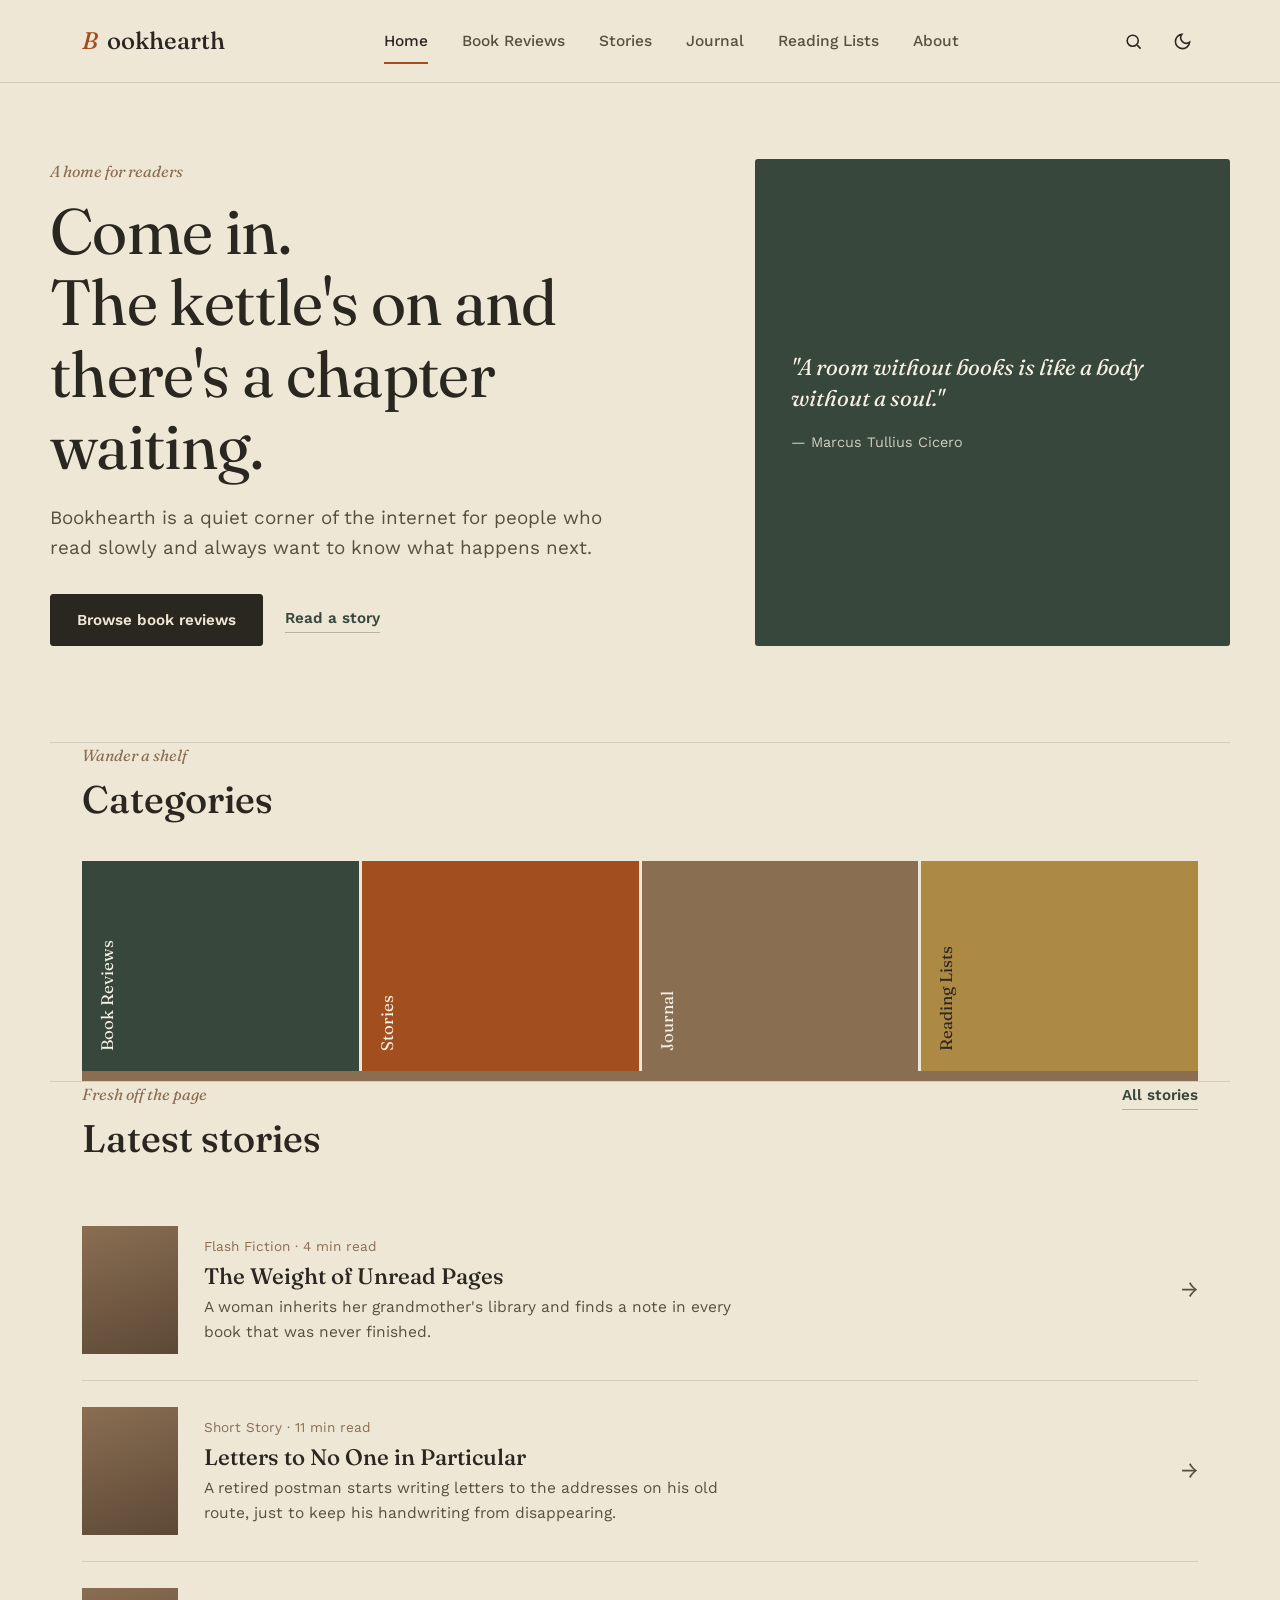
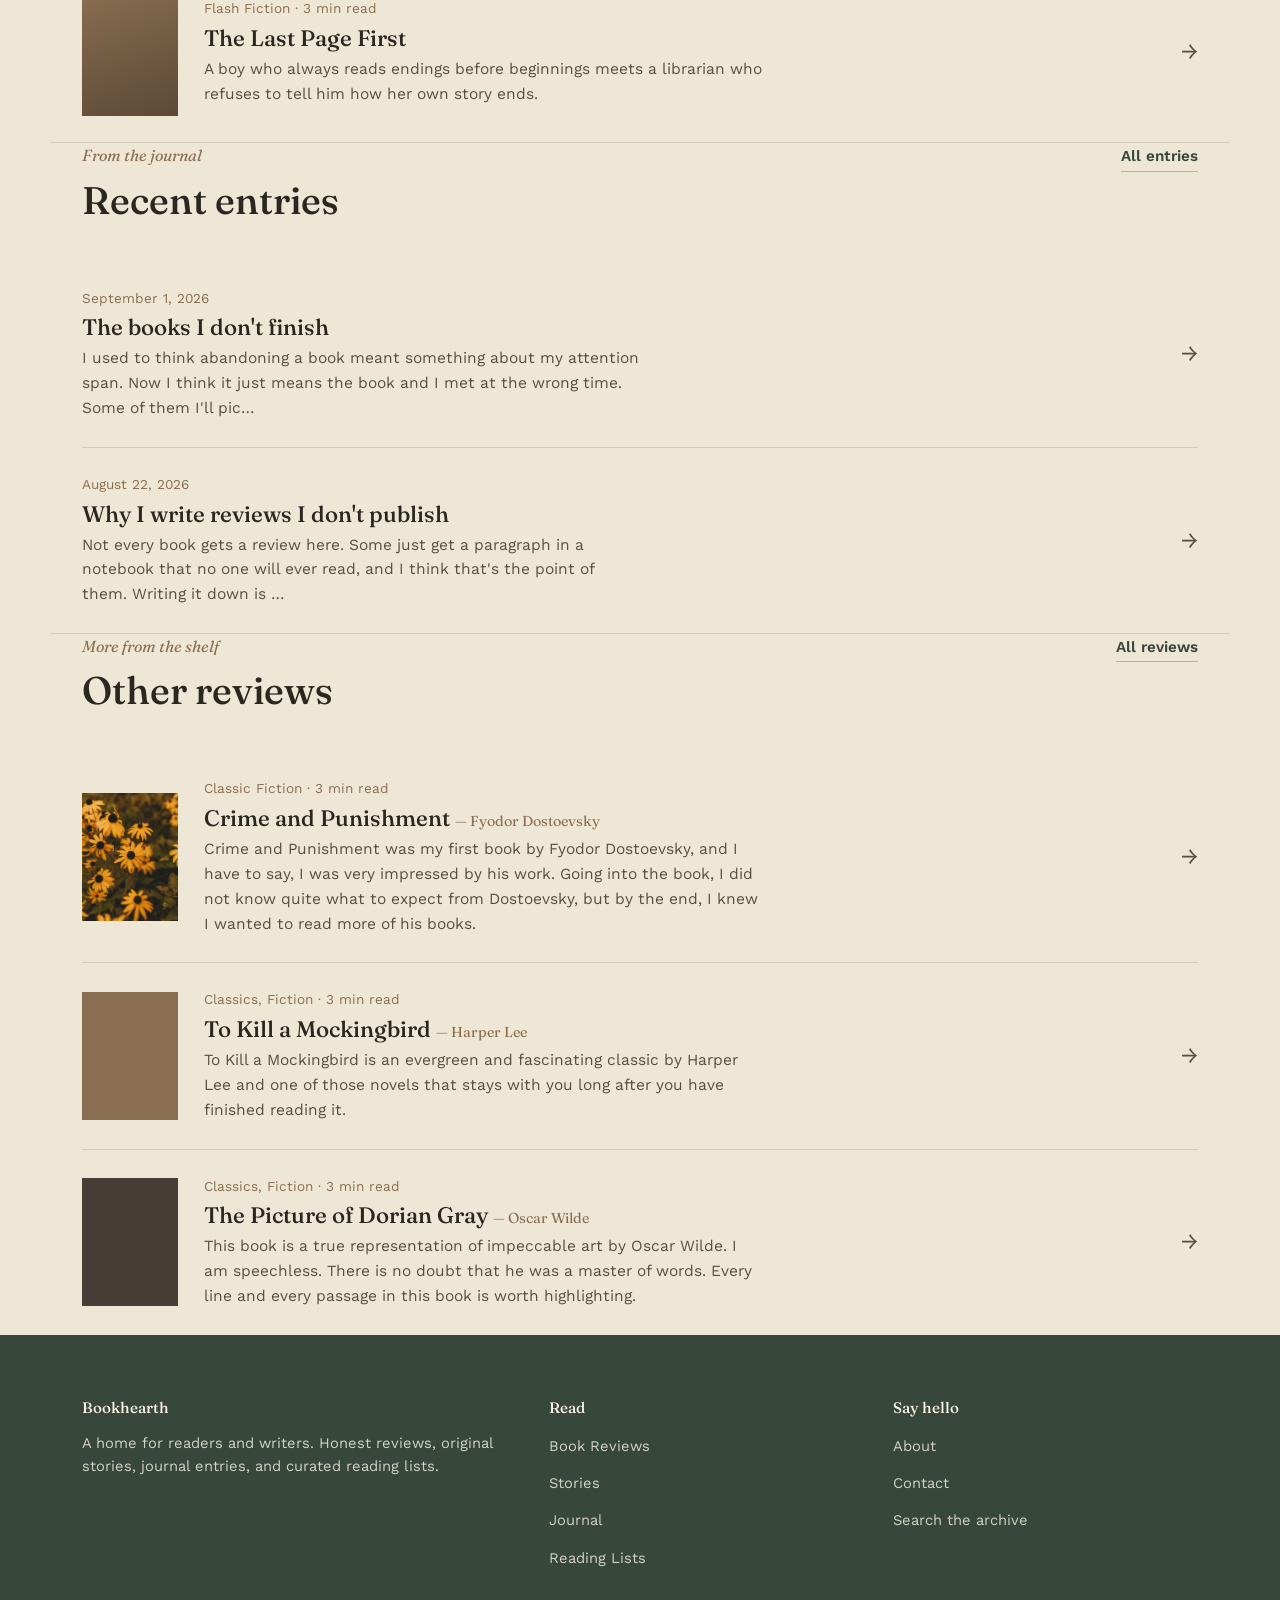
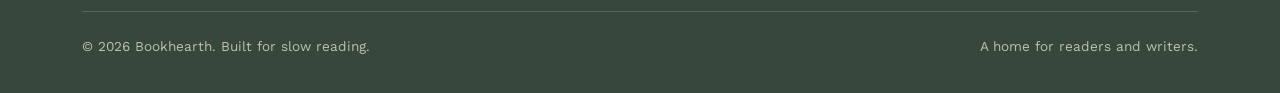
<file: index.html>
<!DOCTYPE html>
<html lang="en">
<head>
<meta charset="UTF-8">
<meta name="viewport" content="width=device-width, initial-scale=1.0">
<title>Bookhearth — A Home for Readers and Writers</title>
<meta name="description" content="Bookhearth is a home for readers and writers: honest book reviews, original short stories, and curated reading lists.">
<link rel="stylesheet" href="styles.css">
</head>
<body>

<div id="site-header"></div>

<main>

  <section class="hero wrap">
    <div>
      <p class="eyebrow" id="hero-eyebrow"></p>
      <h1 id="hero-title"></h1>
      <p class="lede" id="hero-lede"></p>
      <div class="hero-actions">
        <a href="reviews.html" class="btn">Browse book reviews</a>
        <a href="stories.html" class="more-link">Read a story</a>
      </div>
    </div>
    <div class="quote-panel">
      <blockquote id="hero-quote"></blockquote>
      <cite id="hero-quote-author"></cite>
    </div>
  </section>

  <section class="wrap" id="currently-reading-section" style="display:none;">
    <div class="row-head">
      <div>
        <p class="eyebrow">On the nightstand</p>
        <h2>Currently reading</h2>
      </div>
    </div>
    <div class="row-list" id="currently-reading"></div>
  </section>

  <section class="wrap" id="featured-review-section" style="display:none;">
    <p class="eyebrow" id="featured-intro"></p>
    <h2 style="margin-bottom: 40px;">Featured review</h2>
    <div class="feature-review" id="featured-review"></div>
  </section>

  <section class="wrap">
    <p class="eyebrow">Wander a shelf</p>
    <h2 style="margin-bottom: 40px;">Categories</h2>
    <div class="shelf">
      <a class="spine" href="reviews.html"><span>Book Reviews</span></a>
      <a class="spine" href="stories.html"><span>Stories</span></a>
      <a class="spine" href="journal.html"><span>Journal</span></a>
      <a class="spine" href="reading-lists.html"><span>Reading Lists</span></a>
    </div>
  </section>

  <section class="wrap">
    <div class="row-head">
      <div>
        <p class="eyebrow">Fresh off the page</p>
        <h2>Latest stories</h2>
      </div>
      <a href="stories.html" class="more-link">All stories</a>
    </div>
    <div class="row-list" id="home-stories"></div>
  </section>

  <section class="wrap">
    <div class="row-head">
      <div>
        <p class="eyebrow">From the journal</p>
        <h2>Recent entries</h2>
      </div>
      <a href="journal.html" class="more-link">All entries</a>
    </div>
    <div class="row-list" id="home-journal"></div>
  </section>

  <section class="wrap">
    <div class="row-head">
      <div>
        <p class="eyebrow">More from the shelf</p>
        <h2>Other reviews</h2>
      </div>
      <a href="reviews.html" class="more-link">All reviews</a>
    </div>
    <div class="row-list" id="home-more-reviews"></div>
  </section>

</main>

<div id="site-footer"></div>

<script src="loader.js"></script>
<script src="script.js"></script>
<script src="https://identity.netlify.com/v1/netlify-identity-widget.js"></script>
<script>
  if (window.netlifyIdentity) {
    window.netlifyIdentity.on("init", user => {
      if (!user) {
        window.netlifyIdentity.on("login", () => { document.location.href = "/admin/"; });
      }
    });
  }
</script>
<script>
document.addEventListener("DOMContentLoaded", async () => {
  const [settings, reviews, stories, journal] = await Promise.all([getSettings(), getReviews(), getStories(), getJournal()]);

  if (settings) {
    document.getElementById("hero-eyebrow").textContent = settings.heroEyebrow || "";
    document.getElementById("hero-title").innerHTML = (settings.heroTitle || "").replace(/\n/g, "<br>");
    document.getElementById("hero-lede").textContent = settings.heroLede || "";
    document.getElementById("hero-quote").textContent = `"${settings.quote || ""}"`;
    document.getElementById("hero-quote-author").textContent = `— ${settings.quoteAuthor || ""}`;

    const cr = reviews.find(r => r.slug === settings.currentlyReadingSlug);
    if (cr) {
      document.getElementById("currently-reading-section").style.display = "";
      document.getElementById("currently-reading").innerHTML = `
        <a class="row-item" href="review.html?slug=${cr.slug}">
          <div class="thumb" style="${coverStyle(cr)}"></div>
          <div>
            <div class="meta">${cr.genre}</div>
            <h3>${cr.title}</h3>
            <p class="excerpt">${settings.currentlyReadingNote || ""}</p>
          </div>
          <span class="arrow">&#8594;</span>
        </a>`;
    }

    const featured = reviews.find(r => r.slug === settings.featuredReviewSlug);
    if (featured) {
      document.getElementById("featured-review-section").style.display = "";
      document.getElementById("featured-intro").textContent = settings.featuredIntro || "";
      document.getElementById("featured-review").innerHTML = `
        <div class="cover" style="${coverStyle(featured)}"></div>
        <div>
          <div class="rating">${starString(featured.rating)}</div>
          <h3 style="font-size: 1.8rem; margin-bottom: 10px;">${featured.title} — ${featured.author}</h3>
          <p class="excerpt">${featured.excerpt}</p>
          <a href="review.html?slug=${featured.slug}" class="more-link mt-lg" style="display:inline-block;">Read the full review</a>
        </div>`;
    }
  }

  const storyMount = document.getElementById("home-stories");
  if (stories.length) {
    storyMount.innerHTML = stories.slice(0, 3).map(s => `
      <a class="row-item" href="story.html?slug=${s.slug}">
        <div class="thumb" style="background: linear-gradient(160deg,#8A6E52,#5c4936);"></div>
        <div>
          <div class="meta">${s.kind} · ${s.readingTime}</div>
          <h3>${s.title}</h3>
          <p class="excerpt">${s.excerpt}</p>
        </div>
        <span class="arrow">&#8594;</span>
      </a>
    `).join("");
  } else {
    showEmptyState(storyMount, "No stories published yet.");
  }

  const journalMount = document.getElementById("home-journal");
  if (journal.length) {
    const sorted = [...journal].sort((a, b) => (b.date || "").localeCompare(a.date || ""));
    journalMount.innerHTML = sorted.slice(0, 2).map(j => `
      <a class="row-item" href="journal-entry.html?slug=${j.slug}" style="grid-template-columns: 1fr auto;">
        <div>
          <div class="meta">${formatDate(j.date)}</div>
          <h3>${j.title}</h3>
          <p class="excerpt">${j.body.slice(0, 160)}${j.body.length > 160 ? "…" : ""}</p>
        </div>
        <span class="arrow">&#8594;</span>
      </a>
    `).join("");
  } else {
    showEmptyState(journalMount, "No journal entries published yet.");
  }

  const reviewMount = document.getElementById("home-more-reviews");
  const others = reviews.filter(r => r.slug !== (settings?.featuredReviewSlug)).slice(0, 3);
  if (others.length) {
    reviewMount.innerHTML = others.map(r => `
      <a class="row-item" href="review.html?slug=${r.slug}">
        <div class="thumb" style="${coverStyle(r)}"></div>
        <div>
          <div class="meta">${r.genre} · ${r.readingTime}</div>
          <h3>${r.title} <span style="color: var(--brown); font-size: 0.9rem; font-weight: 400;">— ${r.author}</span></h3>
          <p class="excerpt">${r.excerpt}</p>
        </div>
        <span class="arrow">&#8594;</span>
      </a>
    `).join("");
  } else {
    showEmptyState(reviewMount, "No reviews published yet.");
  }
});
</script>

</body>
</html>
</file>
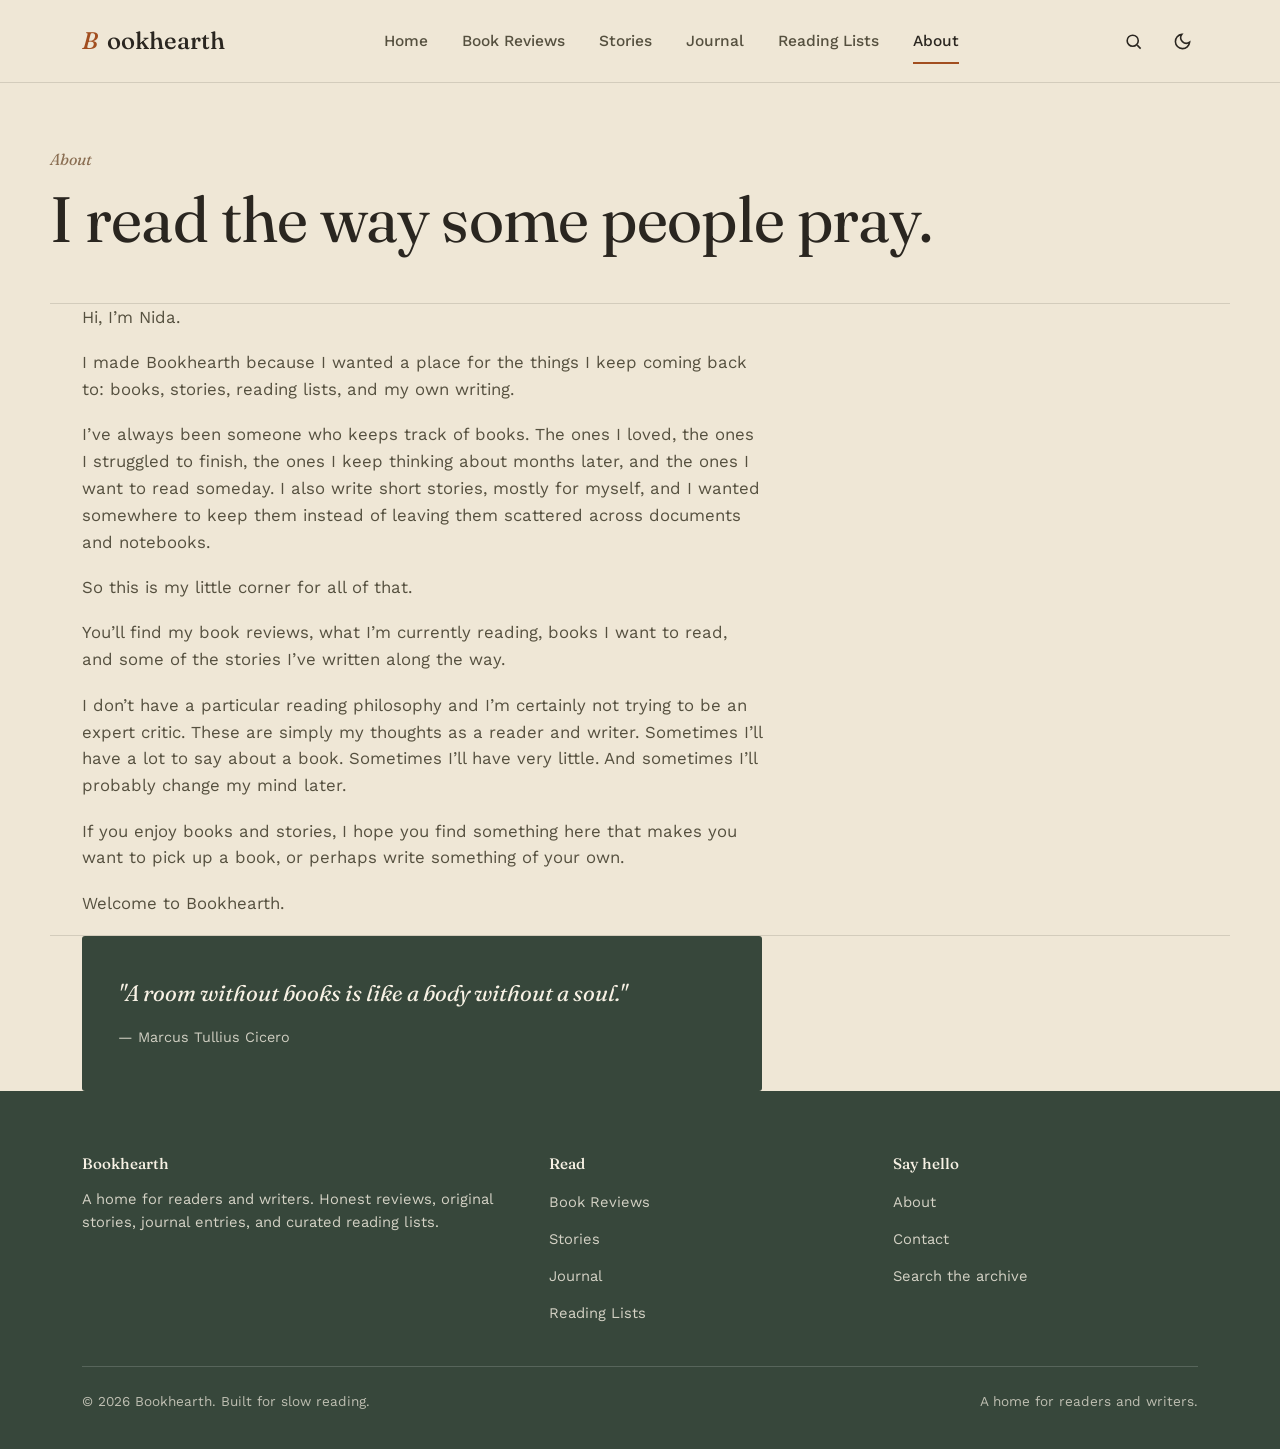
<file: about.html>
<!DOCTYPE html>
<html lang="en">
<head>
<meta charset="UTF-8">
<meta name="viewport" content="width=device-width, initial-scale=1.0">
<title>About — Bookhearth</title>
<meta name="description" content="The story behind Bookhearth and why it exists for readers and writers.">
<link rel="stylesheet" href="styles.css">
</head>
<body>

<div id="site-header"></div>

<main>
  <section class="page-head wrap">
    <p class="eyebrow">About</p>
    <h1 id="about-title"></h1>
  </section>

  <section class="wrap">
    <div class="prose" id="about-body"></div>
  </section>

  <section class="wrap">
    <div class="quote-panel" style="max-width: var(--measure);" id="about-quote"></div>
  </section>
</main>

<div id="site-footer"></div>

<script src="loader.js"></script>
<script src="script.js"></script>
<script>
document.addEventListener("DOMContentLoaded", async () => {
  const settings = await getSettings();
  if (!settings) return;
  document.getElementById("about-title").textContent = settings.aboutTitle || "About";
  document.getElementById("about-body").innerHTML = paragraphsToHTML(settings.aboutBody);
  document.getElementById("about-quote").innerHTML = `
    <blockquote>"${settings.quote || ""}"</blockquote>
    <cite>— ${settings.quoteAuthor || ""}</cite>
  `;
});
</script>
</body>
</html>
</file>
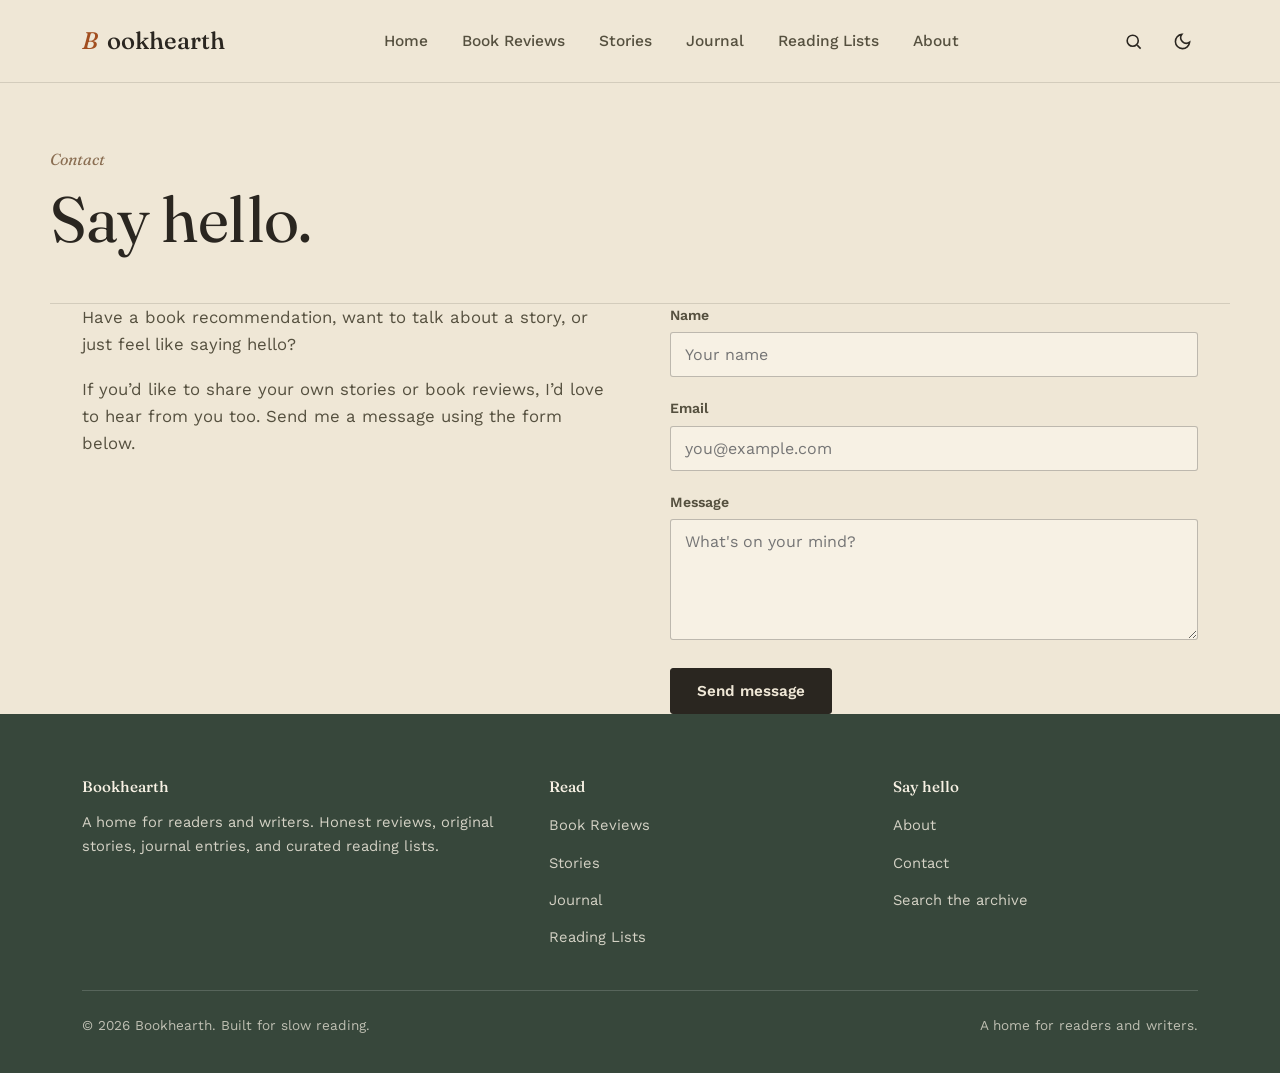
<file: contact.html>
<!DOCTYPE html>
<html lang="en">
<head>
<meta charset="UTF-8">
<meta name="viewport" content="width=device-width, initial-scale=1.0">
<title>Contact — Bookhearth</title>
<meta name="description" content="Get in touch with Bookhearth.">
<link rel="stylesheet" href="styles.css">
</head>
<body>

<div id="site-header"></div>

<main>
  <section class="page-head wrap">
    <p class="eyebrow" id="page-eyebrow">Contact</p>
    <h1 id="page-title-text">Say hello.</h1>
  </section>

  <section class="wrap">
    <div class="contact-grid">
      <div class="prose" id="contact-intro"></div>

      <form id="contact-form" name="contact" method="POST" data-netlify="true" netlify-honeypot="bot-field">
        <input type="hidden" name="form-name" value="contact">
        <p style="display:none;">
          <label>Leave this field blank: <input name="bot-field"></label>
        </p>
        <div class="field-row">
          <label for="name">Name</label>
          <input id="name" name="name" type="text" placeholder="Your name" required>
        </div>
        <div class="field-row">
          <label for="email">Email</label>
          <input id="email" name="email" type="email" placeholder="you@example.com" required>
        </div>
        <div class="field-row">
          <label for="message">Message</label>
          <textarea id="message" name="message" rows="5" placeholder="What's on your mind?" required></textarea>
        </div>
        <button type="submit" class="btn">Send message</button>
        <p id="contact-note" style="display:none; margin-top: 14px; font-size: 0.9rem;"></p>
      </form>
    </div>
  </section>
</main>

<div id="site-footer"></div>

<script src="loader.js"></script>
<script src="script.js"></script>
<script>
document.addEventListener("DOMContentLoaded", async () => {
  const settings = await getSettings();
  if (settings) {
    document.getElementById("page-eyebrow").textContent = settings.contactPageEyebrow || "Contact";
    document.getElementById("page-title-text").textContent = settings.contactPageTitle || "";
    document.getElementById("contact-intro").innerHTML = paragraphsToHTML(settings.contactPageIntro);
  }
});
</script>
</body>
</html>
</file>
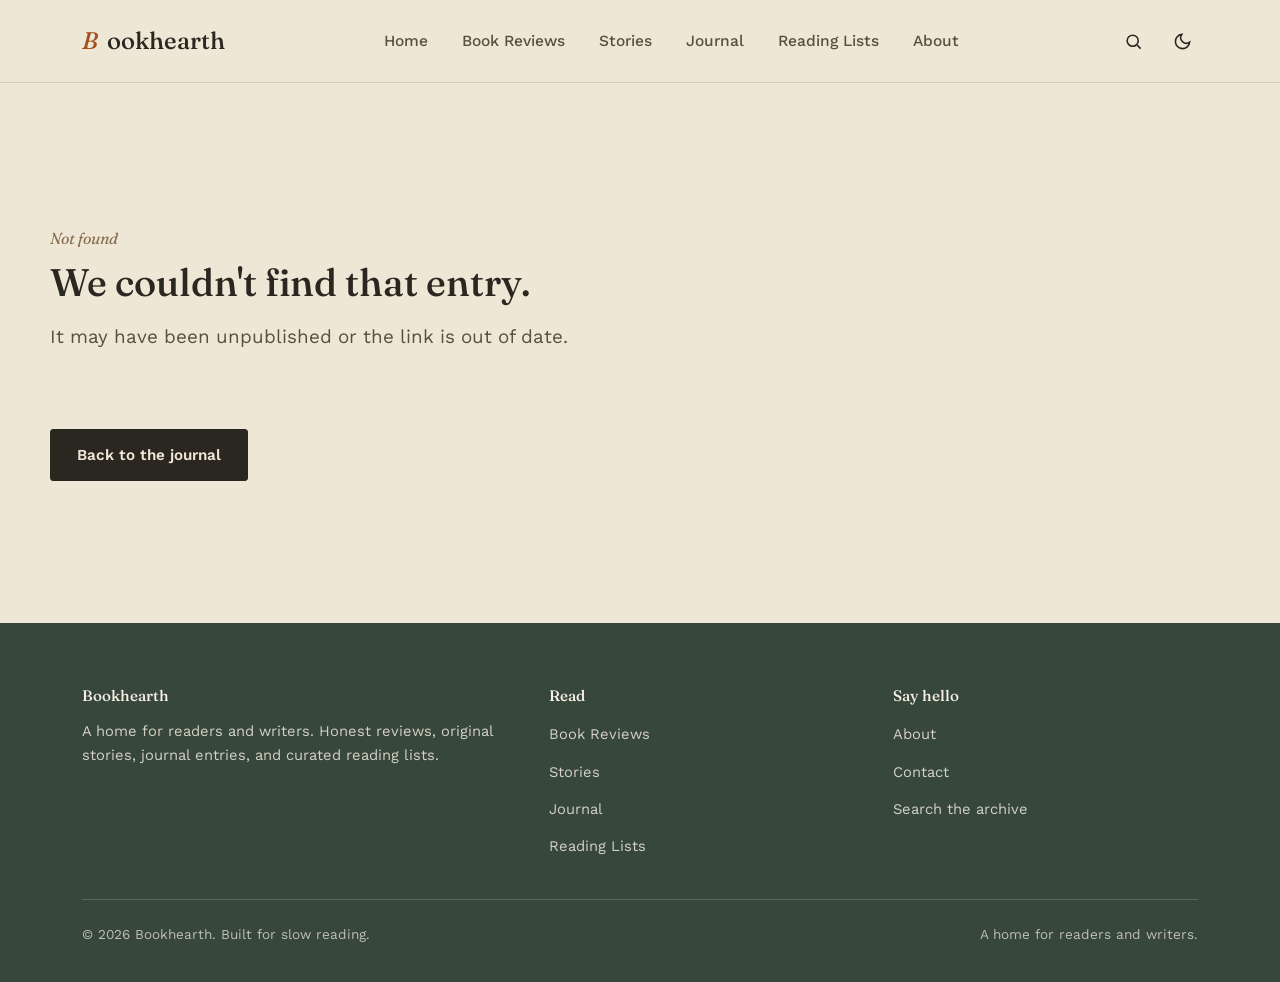
<file: journal-entry.html>
<!DOCTYPE html>
<html lang="en">
<head>
<meta charset="UTF-8">
<meta name="viewport" content="width=device-width, initial-scale=1.0">
<title id="page-title">Journal — Bookhearth</title>
<meta name="description" content="A journal entry from Bookhearth.">
<link rel="stylesheet" href="styles.css">
</head>
<body>

<div id="site-header"></div>

<main id="journal-main">
  <div class="wrap"><p style="padding: 60px 0; color: var(--ink-soft);">Loading entry…</p></div>
</main>

<div id="site-footer"></div>

<script src="loader.js"></script>
<script src="script.js"></script>
<script>
document.addEventListener("DOMContentLoaded", async () => {
  const slug = getParam("slug");
  const entries = await getJournal();
  const j = entries.find(x => x.slug === slug);
  const main = document.getElementById("journal-main");

  if (!j) {
    main.innerHTML = `
      <div class="wrap error-page">
        <p class="eyebrow">Not found</p>
        <h2 style="margin-bottom:18px;">We couldn't find that entry.</h2>
        <p class="lede">It may have been unpublished or the link is out of date.</p>
        <a href="journal.html" class="btn mt-lg">Back to the journal</a>
      </div>`;
    return;
  }

  document.getElementById("page-title").textContent = `${j.title} — Bookhearth`;
  const others = entries.filter(x => x.slug !== j.slug).slice(0, 2);

  main.innerHTML = `
    <article class="story-body wrap">
      <p class="eyebrow" style="margin-bottom: 6px;">${formatDate(j.date)}</p>
      <h1 style="font-size: clamp(1.8rem,4vw,2.6rem); margin-bottom: 30px;">${j.title}</h1>
      ${paragraphsToHTML(j.body)}
    </article>

    <div class="wrap">
      <div class="share-row" data-share-row style="padding: 20px 0 40px;"></div>

      ${others.length ? `
      <section style="padding: 20px 0 40px; border-top: 1px solid var(--line);">
        <p class="eyebrow">More from the journal</p>
        <h2 style="margin-bottom: 30px;">Other entries</h2>
        <div class="row-list">
          ${others.map(o => `
            <a class="row-item" href="journal-entry.html?slug=${o.slug}" style="grid-template-columns: 1fr auto;">
              <div>
                <div class="meta">${formatDate(o.date)}</div>
                <h3>${o.title}</h3>
                <p class="excerpt">${o.body.slice(0, 140)}${o.body.length > 140 ? "…" : ""}</p>
              </div>
              <span class="arrow">&#8594;</span>
            </a>
          `).join("")}
        </div>
      </section>` : ""}
    </div>
  `;

  renderShareRow(j.title);
});
</script>
</body>
</html>
</file>
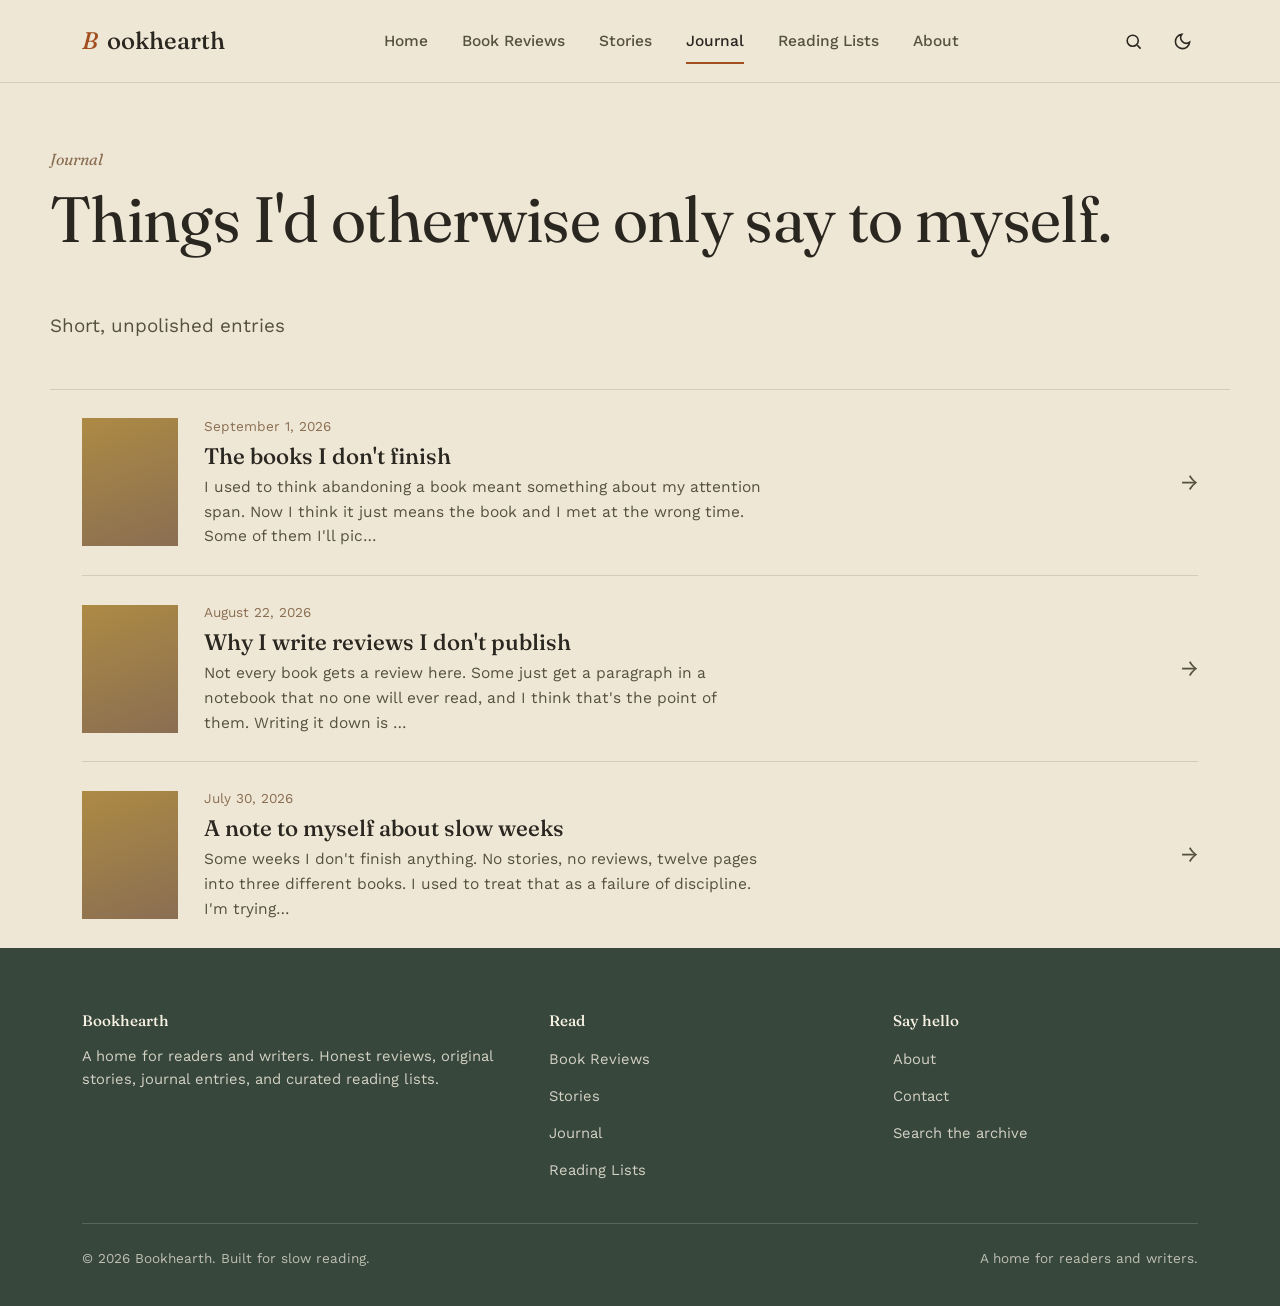
<file: journal.html>
<!DOCTYPE html>
<html lang="en">
<head>
<meta charset="UTF-8">
<meta name="viewport" content="width=device-width, initial-scale=1.0">
<title>Journal — Bookhearth</title>
<meta name="description" content="Short, personal journal entries from Bookhearth.">
<link rel="stylesheet" href="styles.css">
</head>
<body>

<div id="site-header"></div>

<main>
  <section class="page-head wrap">
    <p class="eyebrow" id="page-eyebrow"></p>
    <h1 id="page-title-text"></h1>
    <p class="lede mt-lg" id="page-subtext"></p>
  </section>

  <section class="wrap" style="padding-top:0;">
    <div class="row-list" id="journal-list"></div>
  </section>
</main>

<div id="site-footer"></div>

<script src="loader.js"></script>
<script src="script.js"></script>
<script>
document.addEventListener("DOMContentLoaded", async () => {
  const [entries, settings] = await Promise.all([getJournal(), getSettings()]);
  if (settings) {
    document.getElementById("page-eyebrow").textContent = settings.journalPageEyebrow || "Journal";
    document.getElementById("page-title-text").textContent = settings.journalPageTitle || "";
    document.getElementById("page-subtext").textContent = settings.journalPageSubtext || "";
  }
  const mount = document.getElementById("journal-list");
  if (!entries.length) { showEmptyState(mount, "No journal entries published yet."); return; }

  const sorted = [...entries].sort((a, b) => (b.date || "").localeCompare(a.date || ""));
  mount.innerHTML = sorted.map(j => `
    <a class="row-item" href="journal-entry.html?slug=${j.slug}" style="grid-template-columns: 96px 1fr auto;">
      <div class="thumb" style="background: linear-gradient(160deg,#AD8A44,#8A6E52); display:flex; align-items:center; justify-content:center; color:#fff; font-family: var(--serif); font-style:italic;"></div>
      <div>
        <div class="meta">${formatDate(j.date)}</div>
        <h3>${j.title}</h3>
        <p class="excerpt">${j.body.slice(0, 160)}${j.body.length > 160 ? "…" : ""}</p>
      </div>
      <span class="arrow">&#8594;</span>
    </a>
  `).join("");
});
</script>
</body>
</html>
</file>
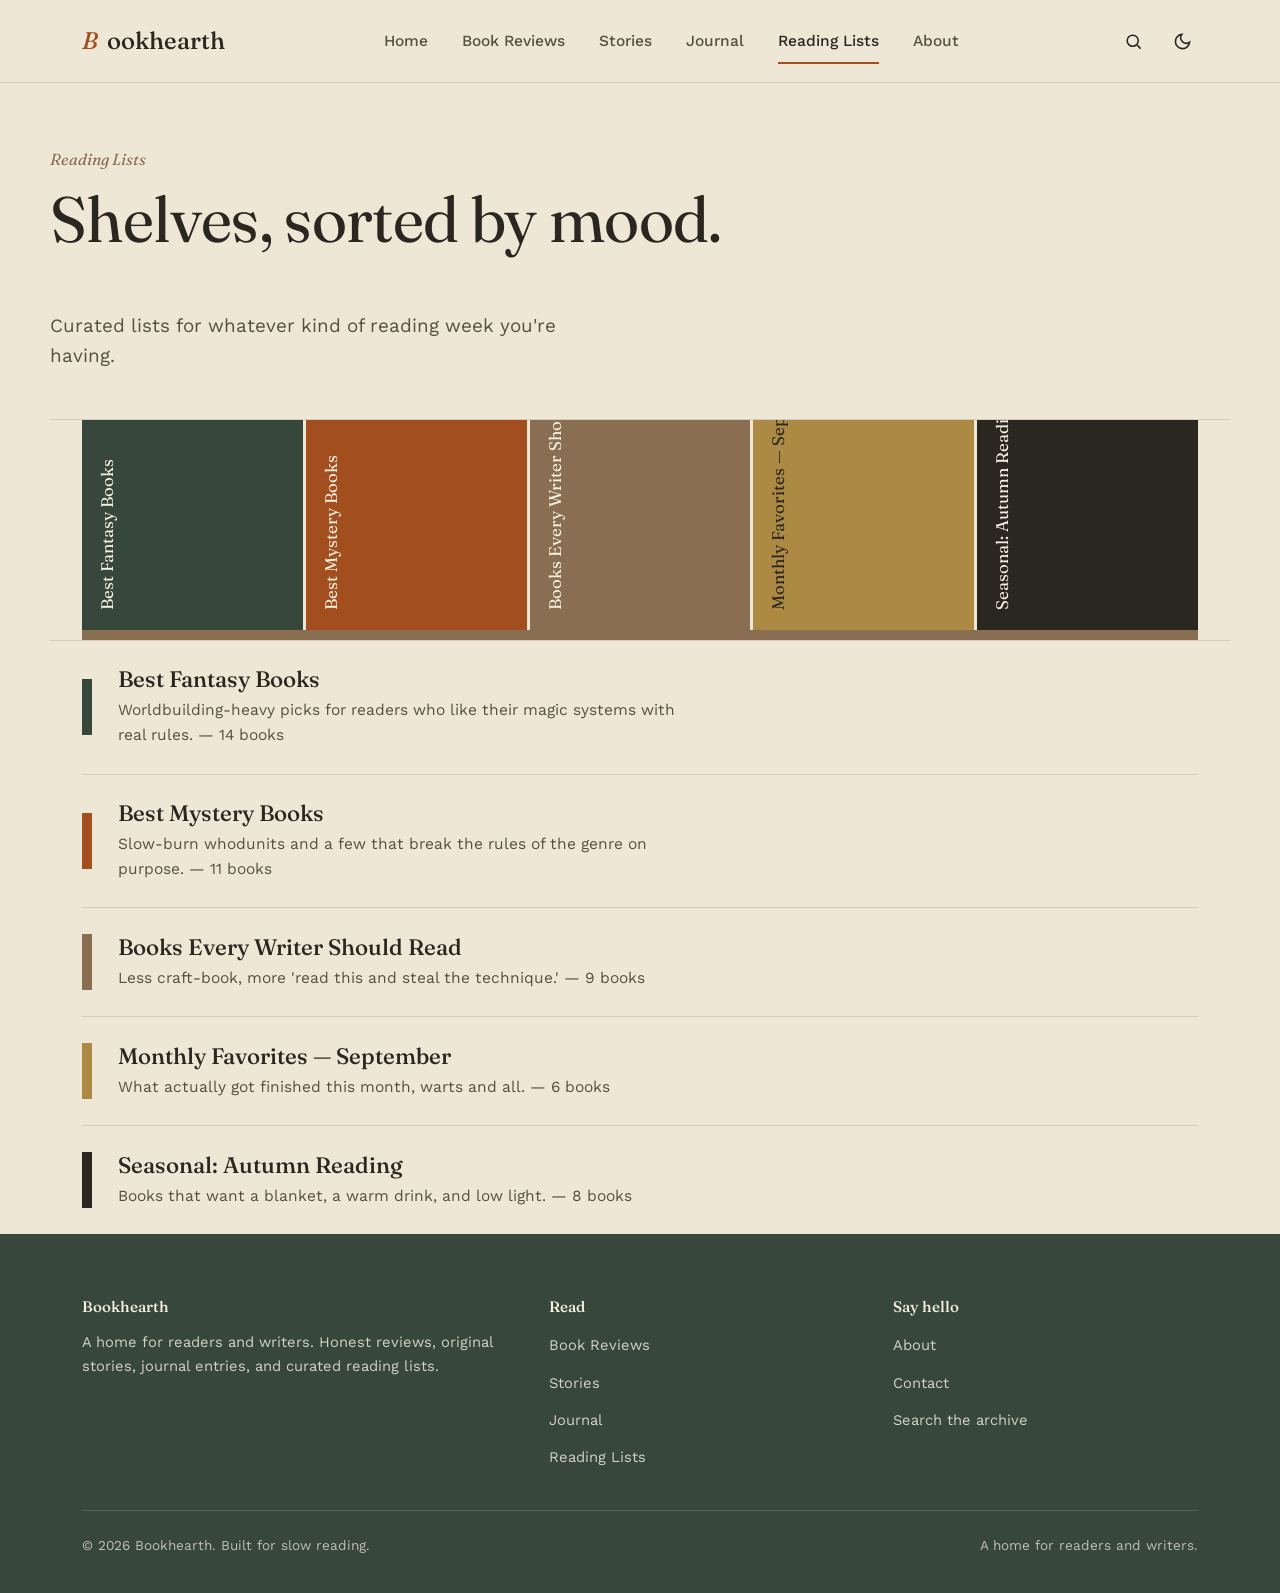
<file: reading-lists.html>
<!DOCTYPE html>
<html lang="en">
<head>
<meta charset="UTF-8">
<meta name="viewport" content="width=device-width, initial-scale=1.0">
<title>Reading Lists — Bookhearth</title>
<meta name="description" content="Curated reading lists: best fantasy, best mystery, books every writer should read, and seasonal favorites.">
<link rel="stylesheet" href="styles.css">
</head>
<body>

<div id="site-header"></div>

<main>
  <section class="page-head wrap">
    <p class="eyebrow" id="page-eyebrow"></p>
    <h1 id="page-title-text"></h1>
    <p class="lede mt-lg" id="page-subtext"></p>
  </section>

  <section class="wrap" style="padding-top:0;">
    <div class="shelf" id="lists-shelf"></div>
  </section>

  <section class="wrap">
    <div class="row-list" id="lists-detail"></div>
  </section>
</main>

<div id="site-footer"></div>

<script src="loader.js"></script>
<script src="script.js"></script>
<script>
document.addEventListener("DOMContentLoaded", async () => {
  const [lists, settings] = await Promise.all([getReadingLists(), getSettings()]);
  if (settings) {
    document.getElementById("page-eyebrow").textContent = settings.readingListsPageEyebrow || "Reading Lists";
    document.getElementById("page-title-text").textContent = settings.readingListsPageTitle || "";
    document.getElementById("page-subtext").textContent = settings.readingListsPageSubtext || "";
  }
  const shelf = document.getElementById("lists-shelf");
  const detail = document.getElementById("lists-detail");

  if (!lists.length) {
    showEmptyState(detail, "No reading lists published yet.");
    return;
  }

  shelf.innerHTML = lists.map(l => `<a class="spine" href="#list-${l.slug}"><span>${l.title}</span></a>`).join("");
  detail.innerHTML = lists.map(l => `
    <div class="row-item" id="list-${l.slug}" style="grid-template-columns: 10px 1fr;">
      <div style="width:10px;height:56px;background:var(--${l.color});"></div>
      <div>
        <h3>${l.title}</h3>
        <p class="excerpt">${l.description || ""} — ${l.count}</p>
      </div>
    </div>
  `).join("");
});
</script>
</body>
</html>
</file>
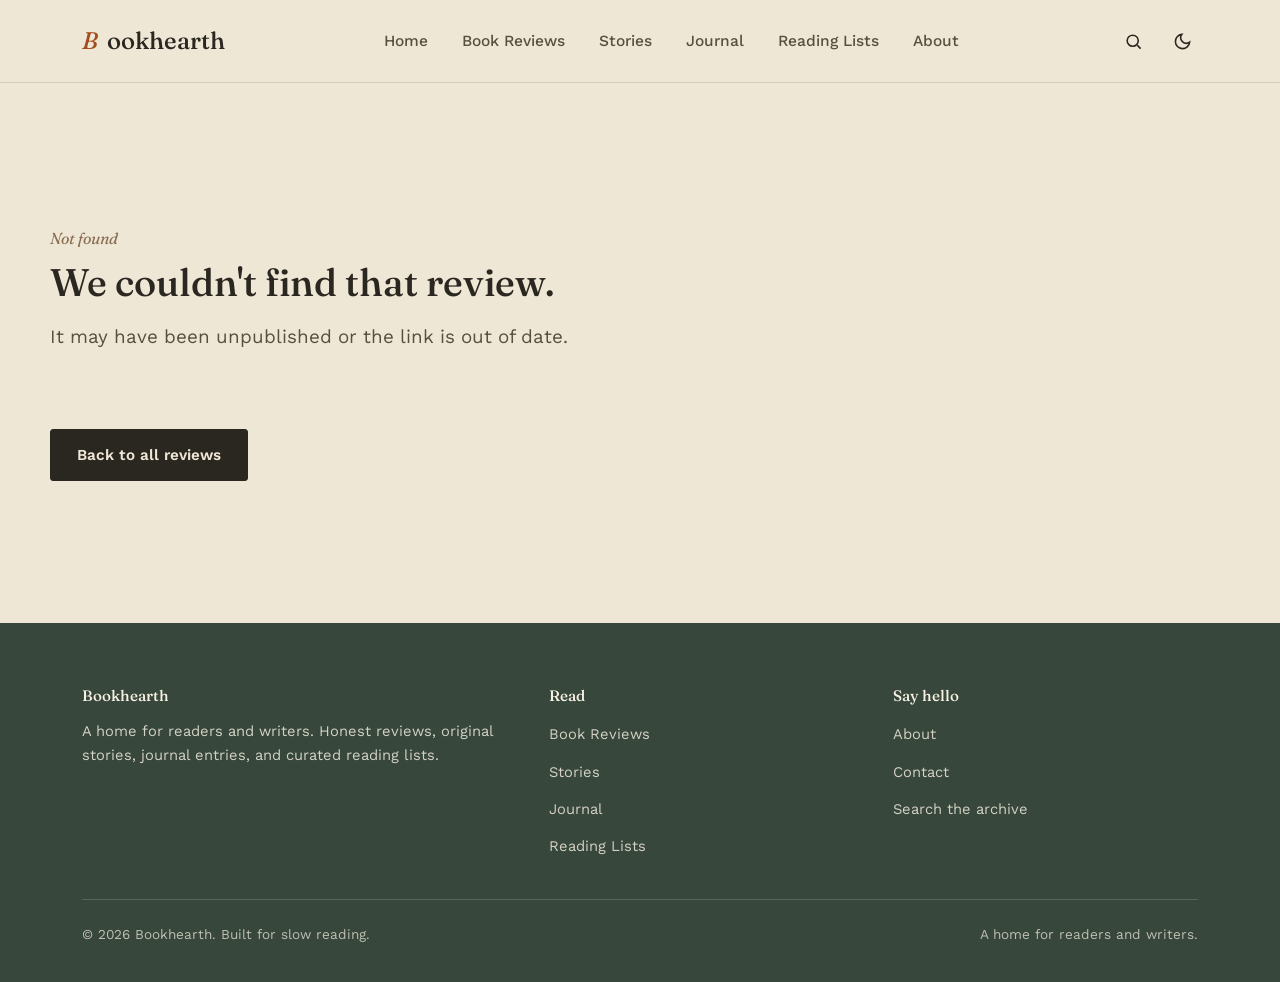
<file: review.html>
<!DOCTYPE html>
<html lang="en">
<head>
<meta charset="UTF-8">
<meta name="viewport" content="width=device-width, initial-scale=1.0">
<title id="page-title">Review — Bookhearth</title>
<meta name="description" content="A book review from Bookhearth.">
<link rel="stylesheet" href="styles.css">
</head>
<body>

<div id="site-header"></div>

<main id="review-main">
  <div class="wrap"><p style="padding: 60px 0; color: var(--ink-soft);">Loading review…</p></div>
</main>

<div id="site-footer"></div>

<script src="loader.js"></script>
<script src="script.js"></script>
<script>
document.addEventListener("DOMContentLoaded", async () => {
  const slug = getParam("slug");
  const reviews = await getReviews();
  const r = reviews.find(x => x.slug === slug);
  const main = document.getElementById("review-main");

  if (!r) {
    main.innerHTML = `
      <div class="wrap error-page">
        <p class="eyebrow">Not found</p>
        <h2 style="margin-bottom:18px;">We couldn't find that review.</h2>
        <p class="lede">It may have been unpublished or the link is out of date.</p>
        <a href="reviews.html" class="btn mt-lg">Back to all reviews</a>
      </div>`;
    return;
  }

  document.getElementById("page-title").textContent = `${r.title} — Bookhearth`;

  const others = reviews.filter(x => x.slug !== r.slug).slice(0, 2);

  main.innerHTML = `
    <div class="wrap">
      <div class="review-hero">
        <div class="cover" style="${coverStyle(r)} aspect-ratio:2/3;"></div>
        <div>
          <p class="eyebrow">${r.genre}</p>
          <h1 style="font-size: clamp(2rem,4vw,3rem);">${r.title}</h1>
          <p class="lede" style="margin: 8px 0 0;">by ${r.author}</p>
          <div class="rating" style="margin-top:18px;">${starString(r.rating)}</div>
          <dl class="book-facts">
            <div><dt>Genre</dt><dd>${r.genre}</dd></div>
            <div><dt>Reading time</dt><dd>${r.readingTime}</dd></div>
          </dl>
          <div class="share-row" data-share-row></div>
        </div>
      </div>
    </div>

    <section class="wrap">
      <div class="prose">
        ${paragraphsToHTML(r.body)}
        ${r.pullQuote ? `<div class="pull-quote">"${r.pullQuote}"</div>` : ""}
        ${(r.pros?.length || r.cons?.length) ? `
        <div class="pros-cons">
          <div class="pros"><h4>What worked</h4><ul>${(r.pros || []).map(p => `<li>${p}</li>`).join("")}</ul></div>
          <div class="cons"><h4>What didn't</h4><ul>${(r.cons || []).map(c => `<li>${c}</li>`).join("")}</ul></div>
        </div>` : ""}
        ${r.recommendation ? `<h3 style="margin: 36px 0 14px;">Final recommendation</h3><p>${r.recommendation}</p>` : ""}
      </div>
    </section>

    ${others.length ? `
    <section class="wrap">
      <div class="row-head"><div><p class="eyebrow">Keep reading</p><h2>Related reviews</h2></div></div>
      <div class="row-list">
        ${others.map(o => `
          <a class="row-item" href="review.html?slug=${o.slug}">
            <div class="thumb" style="${coverStyle(o)}"></div>
            <div>
              <div class="meta">${o.genre} · ${o.readingTime}</div>
              <h3>${o.title}</h3>
              <p class="excerpt">${o.excerpt}</p>
            </div>
            <span class="arrow">&#8594;</span>
          </a>
        `).join("")}
      </div>
    </section>` : ""}
  `;

  renderShareRow(r.title);
});
</script>
</body>
</html>
</file>
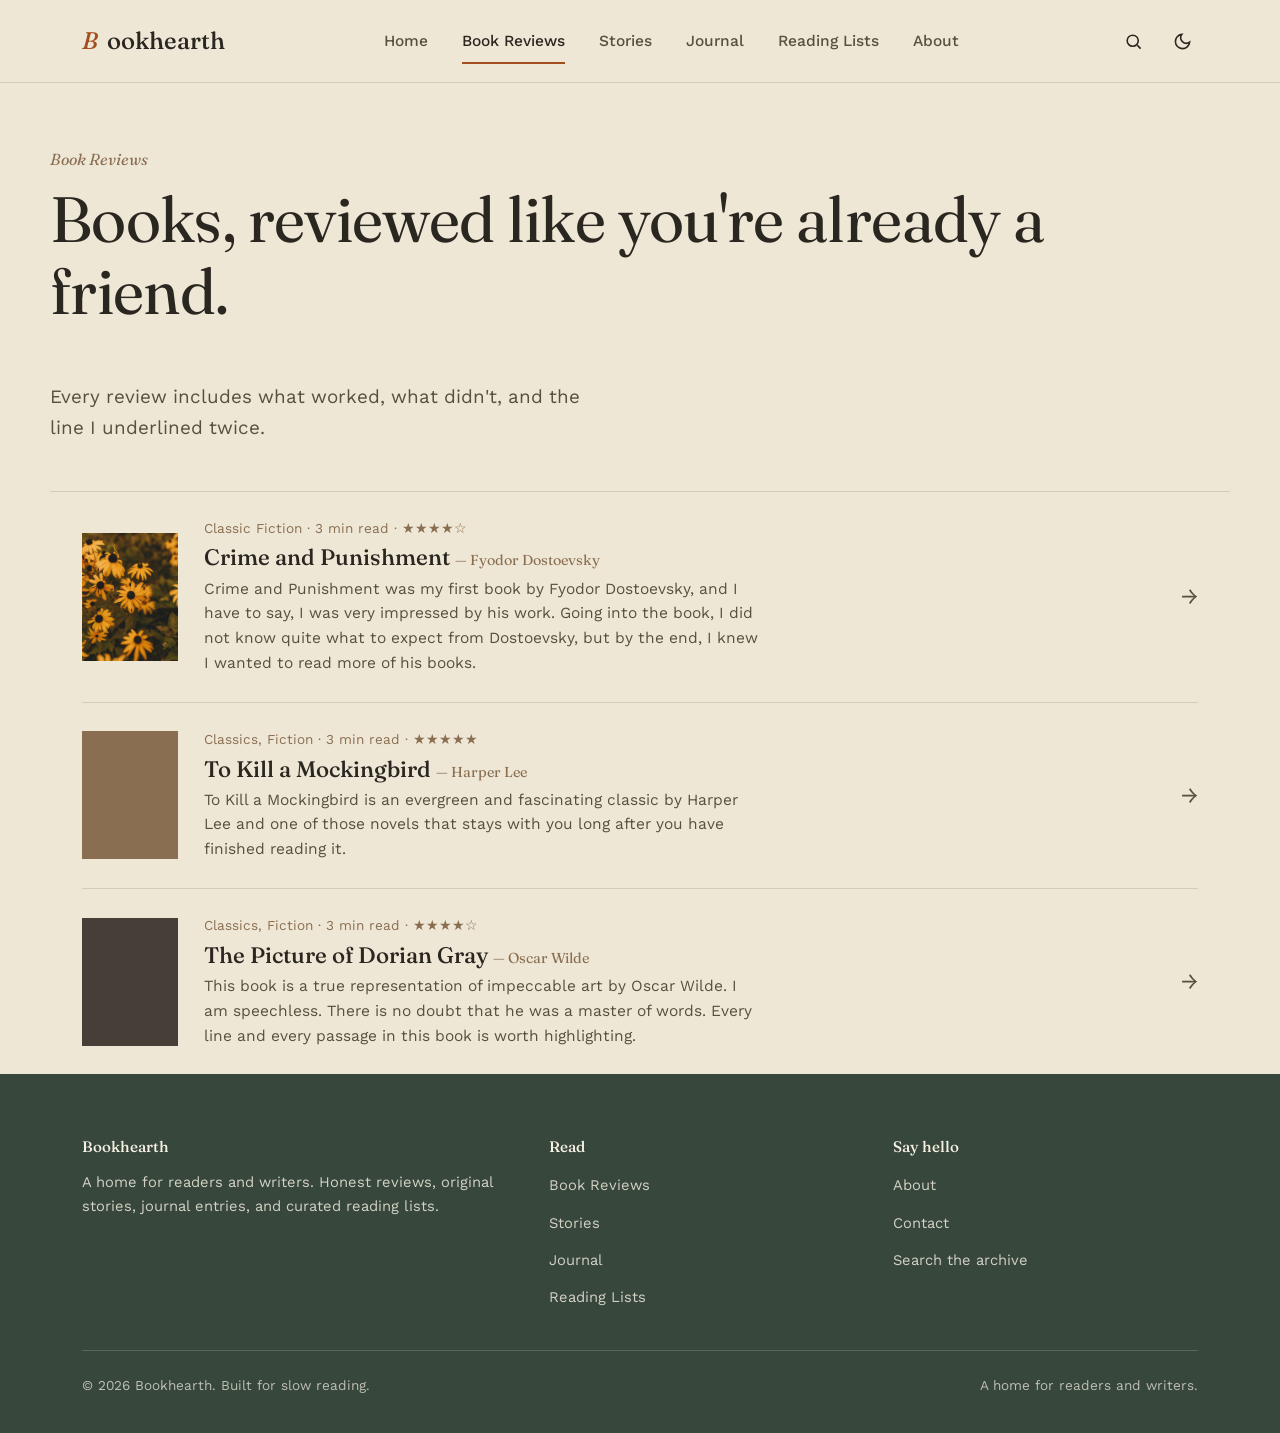
<file: reviews.html>
<!DOCTYPE html>
<html lang="en">
<head>
<meta charset="UTF-8">
<meta name="viewport" content="width=device-width, initial-scale=1.0">
<title>Book Reviews — Bookhearth</title>
<meta name="description" content="Honest, spoiler-marked book reviews across fantasy, literary fiction, mystery and more.">
<link rel="stylesheet" href="styles.css">
</head>
<body>

<div id="site-header"></div>

<main>
  <section class="page-head wrap">
    <p class="eyebrow" id="page-eyebrow"></p>
    <h1 id="page-title-text"></h1>
    <p class="lede mt-lg" id="page-subtext"></p>
  </section>

  <section class="wrap" style="padding-top:0;">
    <div class="row-list" id="reviews-list"></div>
  </section>
</main>

<div id="site-footer"></div>

<script src="loader.js"></script>
<script src="script.js"></script>
<script>
document.addEventListener("DOMContentLoaded", async () => {
  const [reviews, settings] = await Promise.all([getReviews(), getSettings()]);
  if (settings) {
    document.getElementById("page-eyebrow").textContent = settings.reviewsPageEyebrow || "Book Reviews";
    document.getElementById("page-title-text").textContent = settings.reviewsPageTitle || "";
    document.getElementById("page-subtext").textContent = settings.reviewsPageSubtext || "";
  }
  const mount = document.getElementById("reviews-list");
  if (!reviews.length) { showEmptyState(mount, "No reviews published yet. Check back soon."); return; }
  mount.innerHTML = reviews.map(r => `
    <a class="row-item" href="review.html?slug=${r.slug}">
      <div class="thumb" style="${coverStyle(r)}"></div>
      <div>
        <div class="meta">${r.genre} · ${r.readingTime} · ${starString(r.rating)}</div>
        <h3>${r.title} <span style="color: var(--brown); font-size: 0.9rem; font-weight: 400;">— ${r.author}</span></h3>
        <p class="excerpt">${r.excerpt}</p>
      </div>
      <span class="arrow">&#8594;</span>
    </a>
  `).join("");
});
</script>
</body>
</html>
</file>
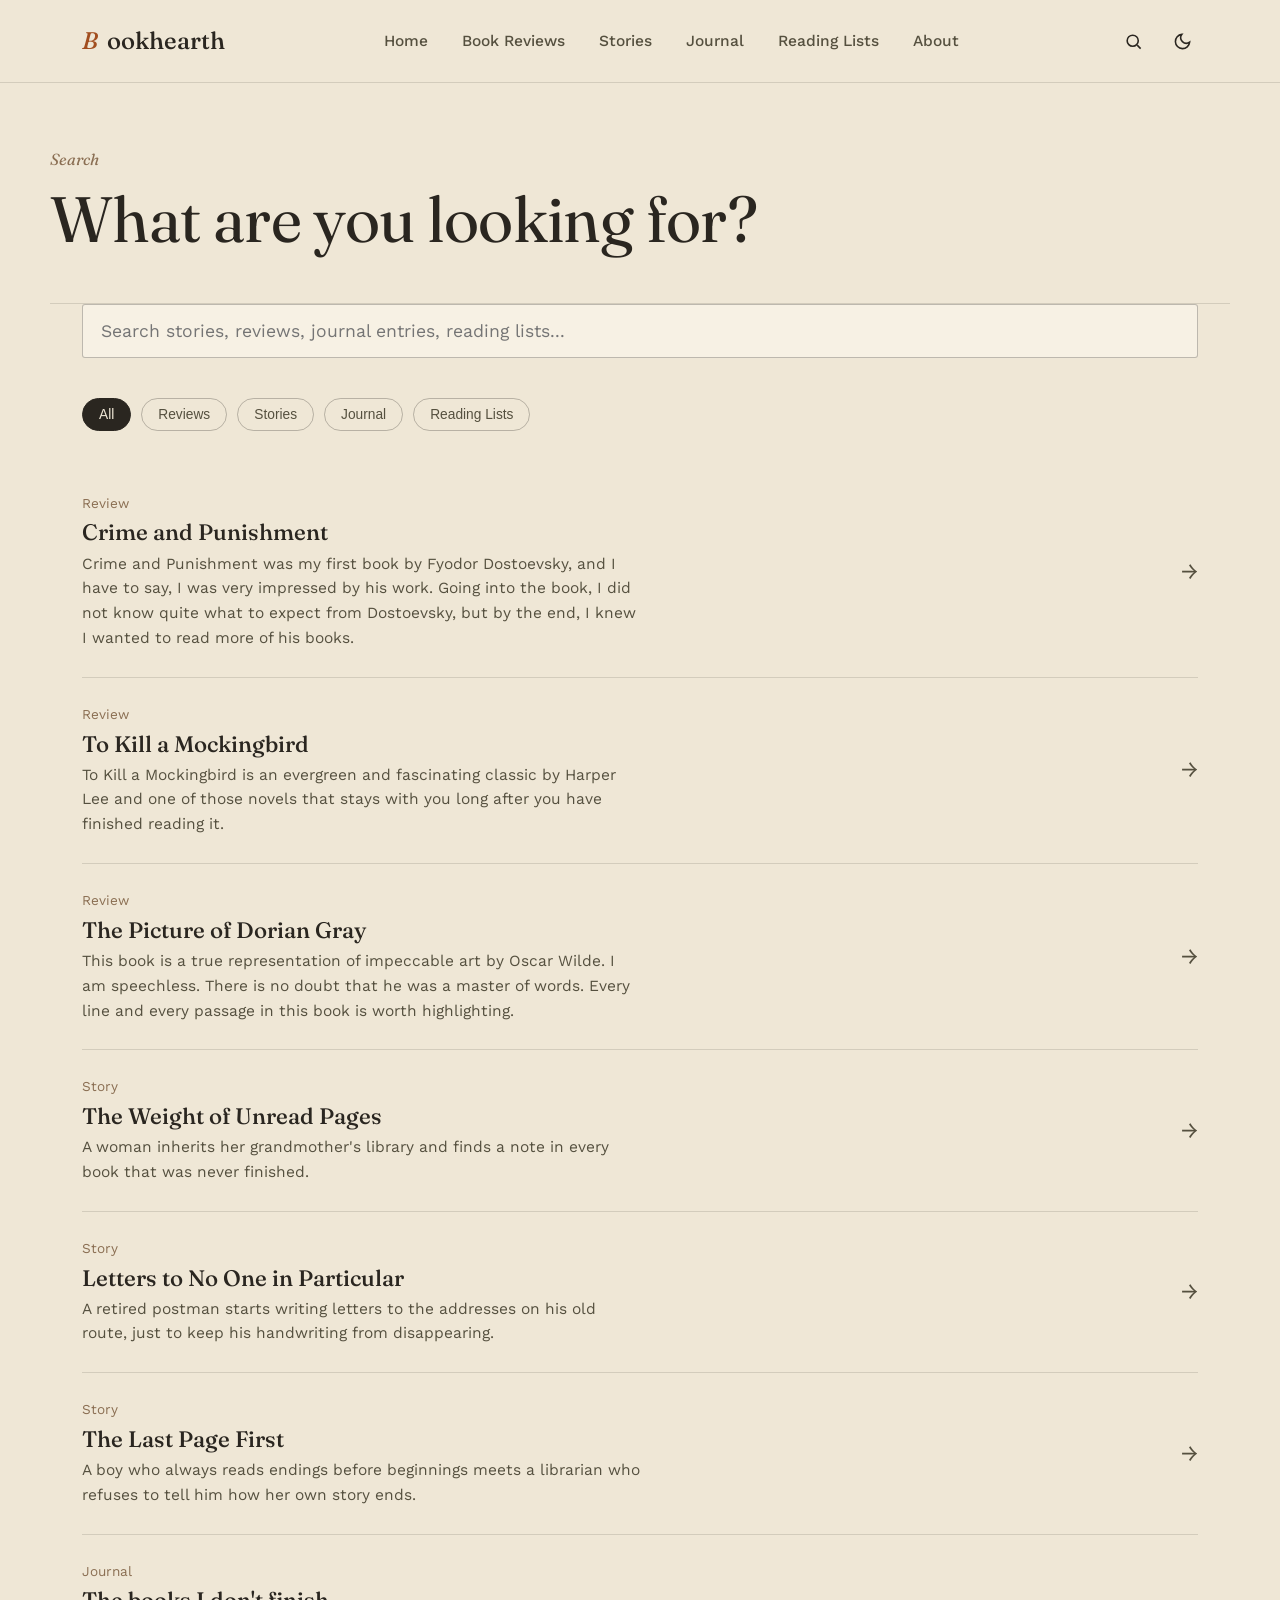
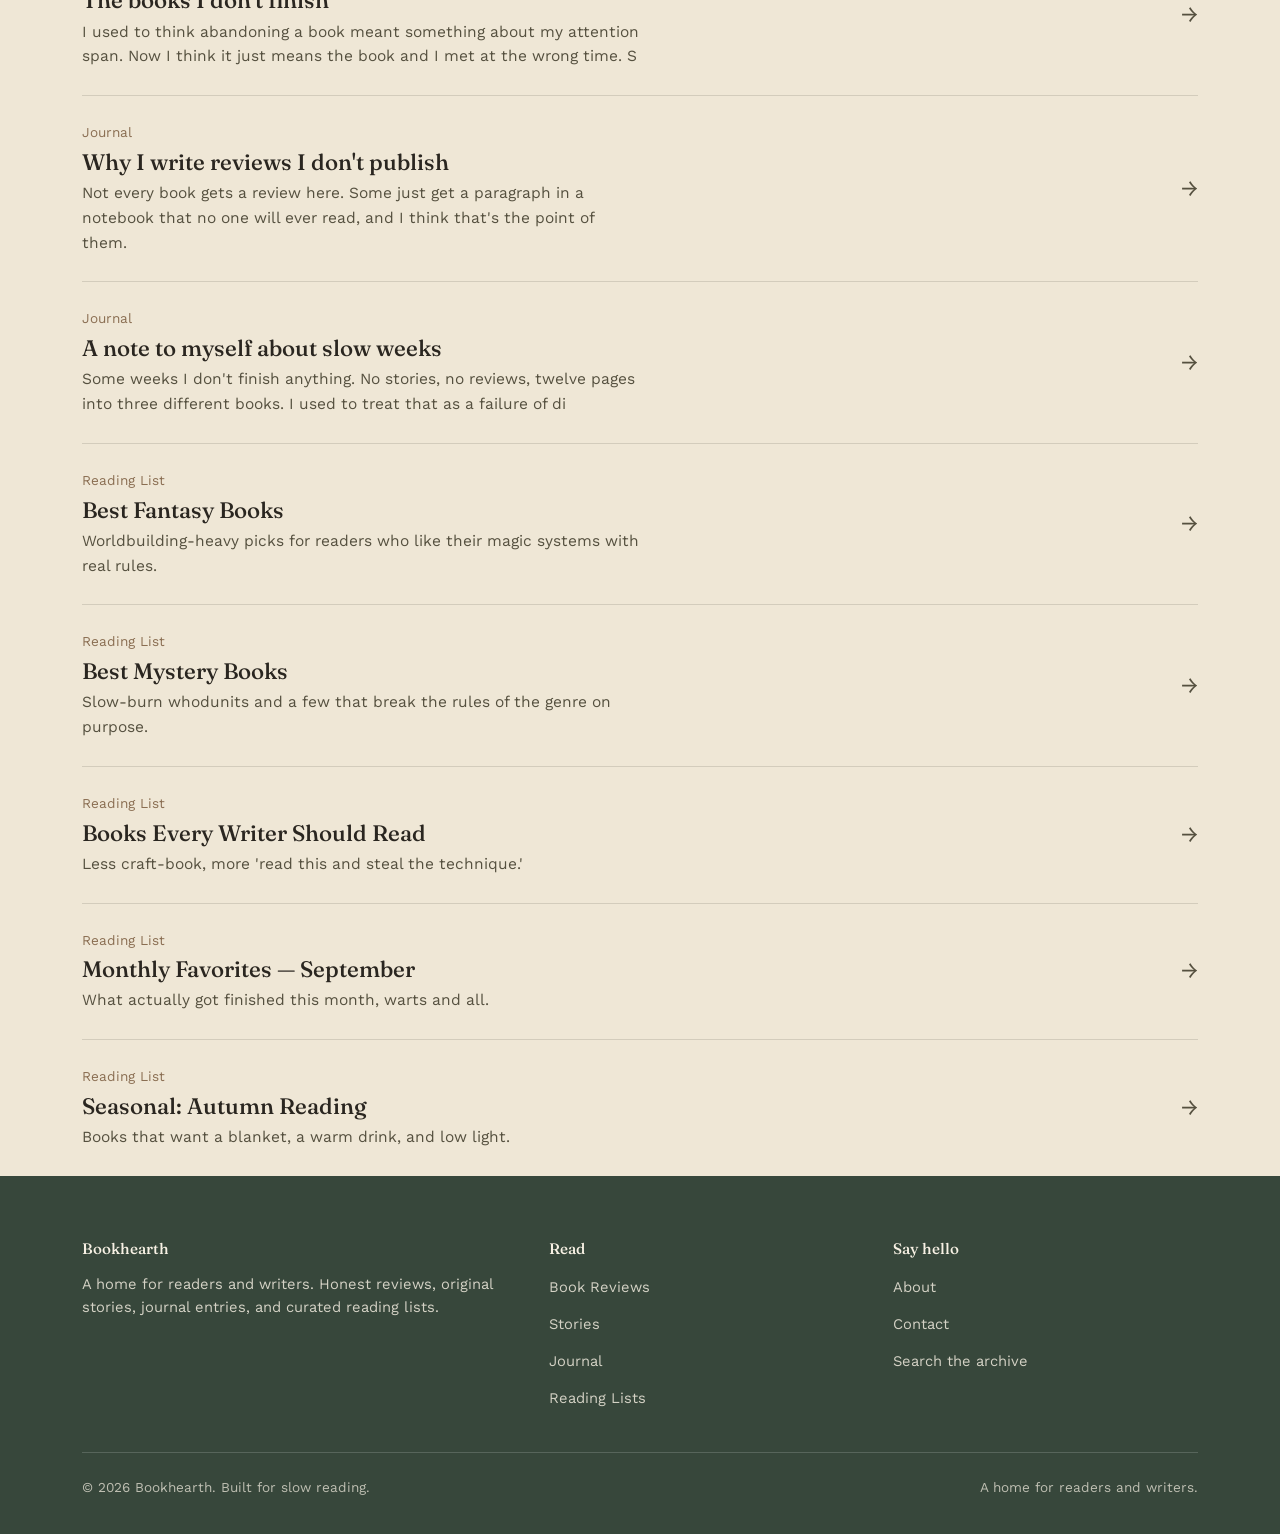
<file: search.html>
<!DOCTYPE html>
<html lang="en">
<head>
<meta charset="UTF-8">
<meta name="viewport" content="width=device-width, initial-scale=1.0">
<title>Search — Bookhearth</title>
<meta name="description" content="Search stories, reviews, and reading lists on Bookhearth.">
<link rel="stylesheet" href="styles.css">
</head>
<body>

<div id="site-header"></div>

<main>
  <section class="page-head wrap">
    <p class="eyebrow" id="page-eyebrow">Search</p>
    <h1 id="page-title-text">What are you looking for?</h1>
  </section>

  <section class="wrap" style="padding-top:0;">
    <div class="search-box">
      <input type="text" id="search-input" placeholder="Search stories, reviews, journal entries, reading lists...">
    </div>
    <div class="filter-row">
      <button class="filter-chip active" data-filter="all">All</button>
      <button class="filter-chip" data-filter="Review">Reviews</button>
      <button class="filter-chip" data-filter="Story">Stories</button>
      <button class="filter-chip" data-filter="Journal">Journal</button>
      <button class="filter-chip" data-filter="Reading List">Reading Lists</button>
    </div>
    <div class="row-list" id="search-results"></div>
    <div class="search-empty" id="search-empty">
      <h3>Nothing on the shelf matches that.</h3>
      <p>Try a different word, or browse everything from the menu above.</p>
    </div>
  </section>
</main>

<div id="site-footer"></div>

<script src="loader.js"></script>
<script src="script.js"></script>
<script>
document.addEventListener("DOMContentLoaded", async () => {
  const settings = await getSettings();
  if (settings) {
    document.getElementById("page-eyebrow").textContent = settings.searchPageEyebrow || "Search";
    document.getElementById("page-title-text").textContent = settings.searchPageTitle || "";
  }
});
</script>
</body>
</html>
</file>
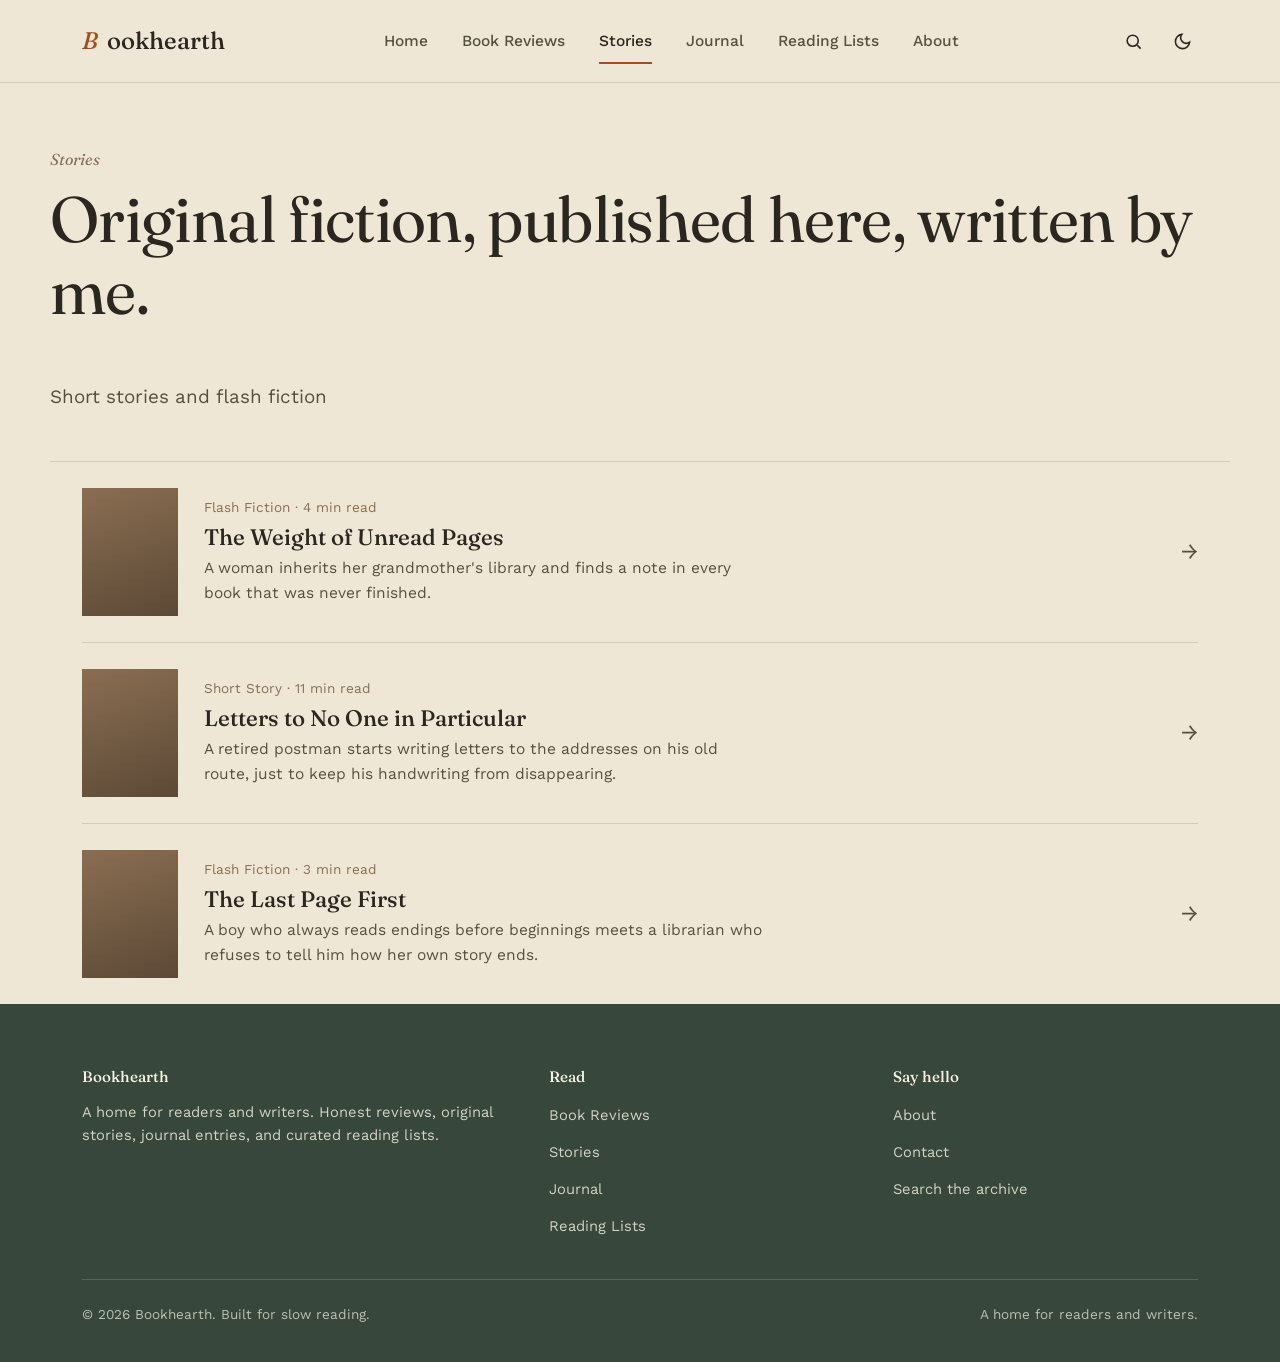
<file: stories.html>
<!DOCTYPE html>
<html lang="en">
<head>
<meta charset="UTF-8">
<meta name="viewport" content="width=device-width, initial-scale=1.0">
<title>Stories — Bookhearth</title>
<meta name="description" content="Original short stories and flash fiction, published as they're written.">
<link rel="stylesheet" href="styles.css">
</head>
<body>

<div id="site-header"></div>

<main>
  <section class="page-head wrap">
    <p class="eyebrow" id="page-eyebrow"></p>
    <h1 id="page-title-text"></h1>
    <p class="lede mt-lg" id="page-subtext"></p>
  </section>

  <section class="wrap" style="padding-top:0;">
    <div class="row-list" id="stories-list"></div>
  </section>
</main>

<div id="site-footer"></div>

<script src="loader.js"></script>
<script src="script.js"></script>
<script>
document.addEventListener("DOMContentLoaded", async () => {
  const [stories, settings] = await Promise.all([getStories(), getSettings()]);
  if (settings) {
    document.getElementById("page-eyebrow").textContent = settings.storiesPageEyebrow || "Stories";
    document.getElementById("page-title-text").textContent = settings.storiesPageTitle || "";
    document.getElementById("page-subtext").textContent = settings.storiesPageSubtext || "";
  }
  const mount = document.getElementById("stories-list");
  if (!stories.length) { showEmptyState(mount, "No stories published yet. Check back soon."); return; }
  mount.innerHTML = stories.map(s => `
    <a class="row-item" href="story.html?slug=${s.slug}">
      <div class="thumb" style="background: linear-gradient(160deg,#8A6E52,#5c4936);"></div>
      <div>
        <div class="meta">${s.kind} · ${s.readingTime}</div>
        <h3>${s.title}</h3>
        <p class="excerpt">${s.excerpt}</p>
      </div>
      <span class="arrow">&#8594;</span>
    </a>
  `).join("");
});
</script>
</body>
</html>
</file>
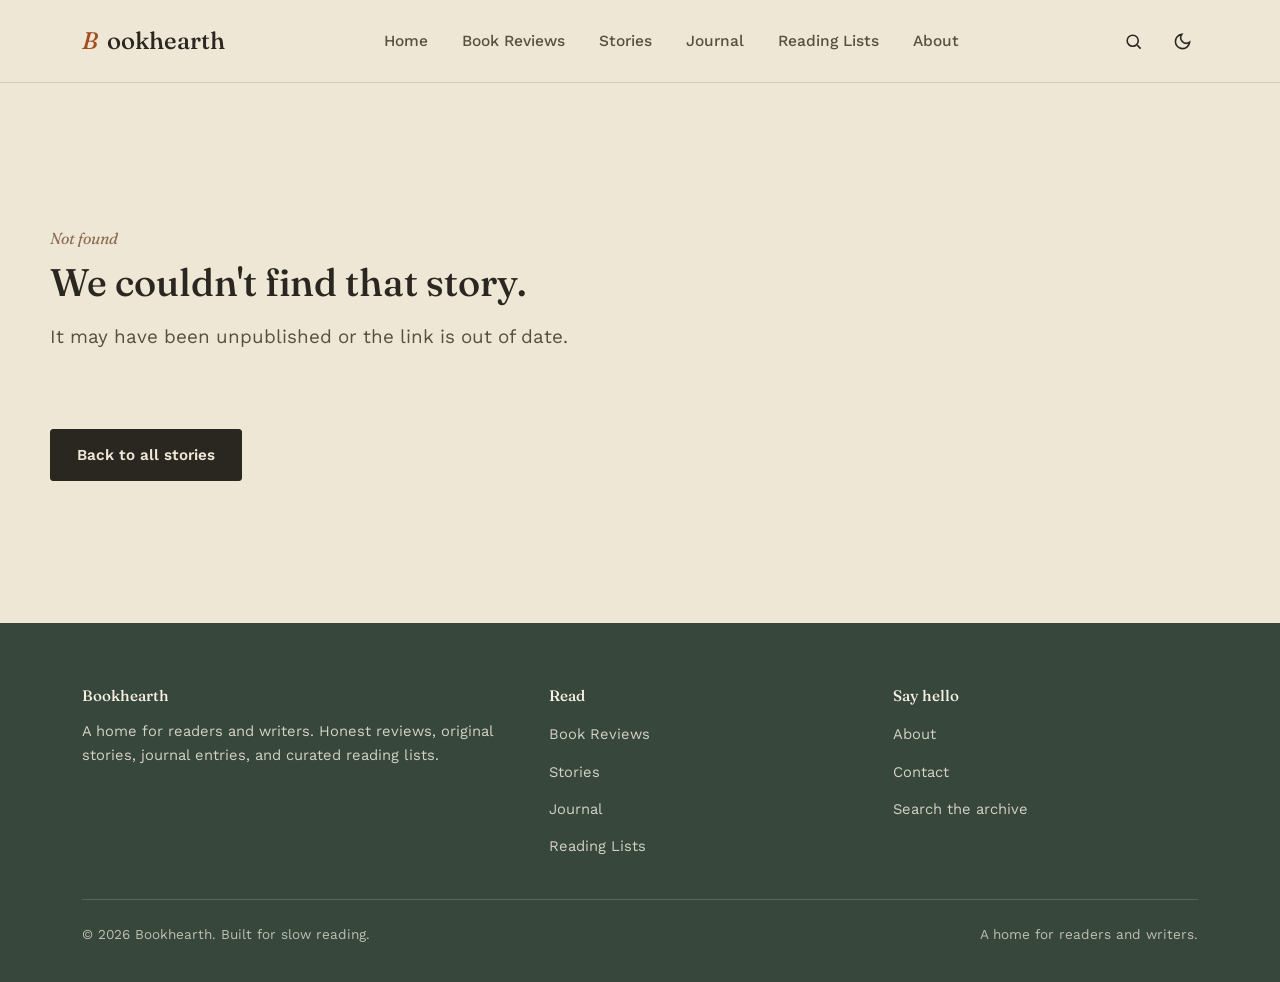
<file: story.html>
<!DOCTYPE html>
<html lang="en">
<head>
<meta charset="UTF-8">
<meta name="viewport" content="width=device-width, initial-scale=1.0">
<title id="page-title">Story — Bookhearth</title>
<meta name="description" content="An original story from Bookhearth.">
<link rel="stylesheet" href="styles.css">
</head>
<body>

<div class="progress-bar"></div>
<div id="site-header"></div>

<main id="story-main">
  <div class="wrap"><p style="padding: 60px 0; color: var(--ink-soft);">Loading story…</p></div>
</main>

<div id="site-footer"></div>

<script src="loader.js"></script>
<script src="script.js"></script>
<script>
document.addEventListener("DOMContentLoaded", async () => {
  const slug = getParam("slug");
  const stories = await getStories();
  const s = stories.find(x => x.slug === slug);
  const main = document.getElementById("story-main");

  if (!s) {
    main.innerHTML = `
      <div class="wrap error-page">
        <p class="eyebrow">Not found</p>
        <h2 style="margin-bottom:18px;">We couldn't find that story.</h2>
        <p class="lede">It may have been unpublished or the link is out of date.</p>
        <a href="stories.html" class="btn mt-lg">Back to all stories</a>
      </div>`;
    return;
  }

  document.getElementById("page-title").textContent = `${s.title} — Bookhearth`;
  const others = stories.filter(x => x.slug !== s.slug).slice(0, 2);

  main.innerHTML = `
    <div class="wrap">
      <div class="reader-toolbar">
        <span>${s.kind} · ${s.readingTime}</span>
        <div class="reader-controls">
          <button id="font-dec" aria-label="Decrease text size">A-</button>
          <button id="font-inc" aria-label="Increase text size">A+</button>
          <button id="bookmark-btn" aria-label="Bookmark this story">&#9825;</button>
        </div>
      </div>
    </div>

    <article class="story-body wrap">
      <h1 style="font-size: clamp(2rem,4vw,2.8rem); margin-bottom: 6px;">${s.title}</h1>
      <p style="font-family: var(--sans); color: var(--brown); font-size: 0.95rem; margin-bottom: 40px;">by Bookhearth</p>
      ${paragraphsToHTML(s.body)}
    </article>

    <div class="wrap">
      <div class="story-nav">
        <a href="stories.html"><span class="dir">Back</span>All stories</a>
        ${others[0] ? `<a href="story.html?slug=${others[0].slug}" class="next"><span class="dir">Next</span>${others[0].title}</a>` : `<span></span>`}
      </div>

      ${others.length ? `
      <section style="padding: 40px 0;">
        <p class="eyebrow">You might also like</p>
        <h2 style="margin-bottom: 30px;">Related stories</h2>
        <div class="row-list">
          ${others.map(o => `
            <a class="row-item" href="story.html?slug=${o.slug}">
              <div class="thumb" style="background: linear-gradient(160deg,#37473B,#263229);"></div>
              <div>
                <div class="meta">${o.kind} · ${o.readingTime}</div>
                <h3>${o.title}</h3>
                <p class="excerpt">${o.excerpt}</p>
              </div>
              <span class="arrow">&#8594;</span>
            </a>
          `).join("")}
        </div>
      </section>` : ""}

      <div class="share-row" data-share-row style="padding-bottom: 60px;"></div>
    </div>
  `;

  initFontSizeControl();
  renderShareRow(s.title);
  const bm = document.getElementById("bookmark-btn");
  bm.addEventListener("click", () => {
    const active = bm.innerHTML === "&#9829;";
    bm.innerHTML = active ? "&#9825;" : "&#9829;";
    bm.style.color = active ? "" : "var(--rust)";
  });
});
</script>
</body>
</html>
</file>
<file: styles.css>
/* ============================================================
   BOOKHEARTH — Design System
   A home for readers and writers.
   ============================================================ */

@import url('https://fonts.googleapis.com/css2?family=Fraunces:ital,opsz,wght@0,9..144,300..700;1,9..144,400..500&family=Work+Sans:wght@400;500;600&display=swap');

:root {
  /* Color */
  --paper: #EFE7D6;
  --paper-raised: #F7F1E4;
  --ink: #2A2620;
  --ink-soft: #55503f;
  --forest: #37473B;
  --forest-deep: #263229;
  --brown: #8A6E52;
  --gold: #AD8A44;
  --rust: #A24E1F;
  --line: rgba(42, 38, 32, 0.14);
  --line-strong: rgba(42, 38, 32, 0.28);

  /* Type */
  --serif: 'Fraunces', 'Iowan Old Style', serif;
  --sans: 'Work Sans', 'Segoe UI', sans-serif;

  /* Layout */
  --maxw: 1180px;
  --measure: 680px;
  --radius: 3px;
  --speed: 220ms;
}

html.dark {
  --paper: #211E18;
  --paper-raised: #2A251E;
  --ink: #ECE3CE;
  --ink-soft: #C6BBA0;
  --forest: #7FA085;
  --forest-deep: #A9C4AC;
  --brown: #C4A17E;
  --gold: #DDBB6F;
  --rust: #E1875A;
  --line: rgba(236, 227, 206, 0.14);
  --line-strong: rgba(236, 227, 206, 0.26);
}

* { box-sizing: border-box; }
html { scroll-behavior: smooth; }

body {
  margin: 0;
  background: var(--paper);
  color: var(--ink);
  font-family: var(--sans);
  font-size: 17px;
  line-height: 1.6;
  -webkit-font-smoothing: antialiased;
  transition: background var(--speed) ease, color var(--speed) ease;
}

img { max-width: 100%; display: block; }

a { color: inherit; text-decoration: none; }

::selection { background: var(--gold); color: var(--forest-deep); }

@media (prefers-reduced-motion: reduce) {
  * { animation: none !important; transition: none !important; scroll-behavior: auto !important; }
}

:focus-visible {
  outline: 2px solid var(--rust);
  outline-offset: 3px;
}

/* ---------------- Type scale ---------------- */

h1, h2, h3, h4 {
  font-family: var(--serif);
  font-weight: 500;
  line-height: 1.12;
  margin: 0;
  color: var(--ink);
}

h1 { font-size: clamp(2.6rem, 5vw, 4.4rem); font-weight: 400; letter-spacing: -0.01em; }
h2 { font-size: clamp(1.9rem, 3vw, 2.6rem); }
h3 { font-size: 1.4rem; }
h4 { font-size: 1.1rem; }

p { margin: 0 0 1.1em; color: var(--ink-soft); }
p:last-child { margin-bottom: 0; }

.lede {
  font-size: 1.18rem;
  color: var(--ink-soft);
  max-width: 46ch;
}

.eyebrow {
  font-family: var(--serif);
  font-style: italic;
  font-size: 1rem;
  color: var(--brown);
  margin: 0 0 0.6em;
}

/* ---------------- Layout helpers ---------------- */

.wrap {
  max-width: var(--maxw);
  margin: 0 auto;
  padding: 0 32px;
}

.prose {
  max-width: var(--measure);
}
.prose p { font-size: 1.05rem; }

section { padding: 88px 0; }
section + section { border-top: 1px solid var(--line); }

.row-head {
  display: flex;
  justify-content: space-between;
  align-items: baseline;
  gap: 24px;
  margin-bottom: 40px;
}

.more-link {
  font-family: var(--sans);
  font-weight: 600;
  font-size: 0.95rem;
  color: var(--forest);
  white-space: nowrap;
  border-bottom: 1px solid var(--line-strong);
  padding-bottom: 2px;
  transition: border-color var(--speed), color var(--speed);
}
.more-link:hover { color: var(--rust); border-color: var(--rust); }

/* ---------------- Header / Nav ---------------- */

#site-header {
  position: sticky;
  top: 0;
  z-index: 50;
  background: var(--paper);
  border-bottom: 1px solid var(--line);
}

.header-inner {
  display: flex;
  align-items: center;
  justify-content: space-between;
  padding: 22px 32px;
  max-width: var(--maxw);
  margin: 0 auto;
}

.logo {
  font-family: var(--serif);
  font-size: 1.5rem;
  font-weight: 500;
  display: flex;
  align-items: baseline;
  gap: 9px;
}
.logo .mark { color: var(--rust); font-style: italic; }

nav.primary {
  display: flex;
  gap: 34px;
  align-items: center;
}
nav.primary a {
  font-size: 0.97rem;
  font-weight: 500;
  color: var(--ink-soft);
  position: relative;
  padding: 4px 0;
  transition: color var(--speed);
}
nav.primary a:hover, nav.primary a[aria-current="page"] { color: var(--ink); }
nav.primary a[aria-current="page"]::after {
  content: "";
  position: absolute;
  left: 0; right: 0; bottom: -6px;
  height: 2px;
  background: var(--rust);
}

.header-tools {
  display: flex;
  align-items: center;
  gap: 18px;
}

.icon-btn {
  background: none;
  border: none;
  cursor: pointer;
  color: var(--ink);
  display: flex;
  align-items: center;
  padding: 6px;
}
.icon-btn svg { width: 19px; height: 19px; }

.menu-toggle { display: none; }

@media (max-width: 860px) {
  nav.primary { display: none; }
  .menu-toggle { display: flex; }
  nav.primary.open {
    display: flex;
    flex-direction: column;
    position: absolute;
    top: 100%; left: 0; right: 0;
    background: var(--paper);
    border-bottom: 1px solid var(--line);
    padding: 8px 32px 26px;
    gap: 16px;
  }
}

/* ---------------- Buttons / Inputs ---------------- */

.btn {
  display: inline-flex;
  align-items: center;
  gap: 8px;
  font-family: var(--sans);
  font-weight: 600;
  font-size: 0.95rem;
  padding: 13px 26px;
  border-radius: var(--radius);
  border: 1px solid var(--ink);
  background: var(--ink);
  color: var(--paper);
  cursor: pointer;
  transition: transform var(--speed), background var(--speed), color var(--speed), border-color var(--speed);
}
.btn:hover { background: var(--rust); border-color: var(--rust); color: #fff; }
.btn.ghost {
  background: transparent;
  color: var(--ink);
  border-color: var(--line-strong);
}
.btn.ghost:hover { background: var(--ink); color: var(--paper); border-color: var(--ink); }

input, textarea, select {
  font-family: var(--sans);
  font-size: 1rem;
  padding: 12px 14px;
  border: 1px solid var(--line-strong);
  border-radius: var(--radius);
  background: var(--paper-raised);
  color: var(--ink);
  width: 100%;
}
input:focus, textarea:focus, select:focus { border-color: var(--forest); }
label { font-size: 0.88rem; font-weight: 600; color: var(--ink-soft); display: block; margin-bottom: 6px; }

/* ---------------- Hero ---------------- */

.hero {
  padding: 76px 0 96px;
  display: grid;
  grid-template-columns: 1.35fr 1fr;
  gap: 64px;
  align-items: end;
}
.hero h1 { margin-bottom: 22px; }
.hero-actions { display: flex; gap: 22px; align-items: center; margin-top: 30px; }

.quote-panel {
  background: var(--forest);
  color: var(--paper-raised);
  padding: 42px 36px;
  border-radius: var(--radius);
  align-self: stretch;
  display: flex;
  flex-direction: column;
  justify-content: center;
}
html.dark .quote-panel { background: var(--forest-deep); color: var(--ink); }
.quote-panel blockquote {
  font-family: var(--serif);
  font-style: italic;
  font-size: 1.4rem;
  line-height: 1.4;
  margin: 0 0 16px;
}
.quote-panel cite { font-family: var(--sans); font-style: normal; font-size: 0.9rem; opacity: 0.8; }

@media (max-width: 860px) {
  .hero { grid-template-columns: 1fr; gap: 40px; padding-top: 40px; }
}

/* ---------------- Editorial rows (list style, no cards) ---------------- */

.row-list { display: flex; flex-direction: column; }
.row-item {
  display: grid;
  grid-template-columns: 96px 1fr auto;
  gap: 26px;
  align-items: center;
  padding: 26px 0;
  border-top: 1px solid var(--line);
}
.row-list .row-item:first-child { border-top: none; }
.row-item .thumb {
  width: 96px; height: 128px;
  object-fit: cover;
  background: var(--brown);
}
.row-item .meta { font-size: 0.85rem; color: var(--brown); margin-bottom: 6px; }
.row-item h3 { margin-bottom: 6px; }
.row-item .excerpt { color: var(--ink-soft); font-size: 0.97rem; max-width: 56ch; }
.row-item .arrow { color: var(--ink-soft); font-size: 1.4rem; transition: transform var(--speed); }
.row-item:hover .arrow { transform: translateX(4px); color: var(--rust); }

@media (max-width: 640px) {
  .row-item { grid-template-columns: 64px 1fr; }
  .row-item .arrow { display: none; }
}

/* ---------------- Book spine shelf (categories / reading lists) ---------------- */

.shelf {
  display: flex;
  gap: 3px;
  align-items: stretch;
  height: 220px;
  border-bottom: 10px solid var(--brown);
  padding-bottom: 0;
}
.spine {
  flex: 1;
  min-width: 64px;
  display: flex;
  align-items: flex-end;
  padding: 20px 12px;
  color: var(--paper-raised);
  font-family: var(--serif);
  font-size: 1.05rem;
  cursor: pointer;
  transition: flex var(--speed) ease, transform var(--speed) ease;
  position: relative;
  overflow: hidden;
}
.spine span { writing-mode: vertical-rl; transform: rotate(180deg); white-space: nowrap; }
.spine:hover { flex: 1.6; }
.spine:nth-child(1) { background: var(--forest); }
.spine:nth-child(2) { background: var(--rust); }
.spine:nth-child(3) { background: var(--brown); }
.spine:nth-child(4) { background: var(--gold); color: var(--ink); }
.spine:nth-child(5) { background: var(--ink); }
.spine:nth-child(6) { background: var(--forest-deep); }

@media (max-width: 640px) {
  .shelf { flex-wrap: wrap; height: auto; }
  .spine { min-height: 74px; min-width: 100%; align-items: center; }
  .spine span { writing-mode: horizontal-tb; transform: none; }
}

/* ---------------- Featured review block ---------------- */

.feature-review {
  display: grid;
  grid-template-columns: 280px 1fr;
  gap: 56px;
  align-items: start;
}
.feature-review .cover {
  width: 100%;
  aspect-ratio: 2/3;
  object-fit: cover;
  box-shadow: 10px 10px 0 var(--line-strong);
}
.rating { display: flex; gap: 4px; color: var(--gold); font-size: 1.1rem; margin-bottom: 14px; }
@media (max-width: 760px) {
  .feature-review { grid-template-columns: 1fr; }
  .feature-review .cover { max-width: 220px; }
}

/* ---------------- Cards for journal / stories index (flat, no shadow) ---------------- */

.flat-grid {
  display: grid;
  grid-template-columns: repeat(3, 1fr);
  gap: 44px 40px;
}
.flat-card { border-top: 3px solid var(--forest); padding-top: 20px; }
.flat-card .meta { font-size: 0.83rem; color: var(--brown); margin-bottom: 10px; }
.flat-card h3 { margin-bottom: 10px; }
.flat-card p { font-size: 0.95rem; }
@media (max-width: 900px) { .flat-grid { grid-template-columns: repeat(2, 1fr); } }
@media (max-width: 620px) { .flat-grid { grid-template-columns: 1fr; } }

/* ---------------- Footer ---------------- */

#site-footer {
  background: var(--forest);
  color: var(--paper-raised);
  padding: 64px 0 36px;
}
html.dark #site-footer { background: var(--forest-deep); color: var(--ink); }
.footer-grid {
  display: grid;
  grid-template-columns: 1.4fr 1fr 1fr;
  gap: 40px;
  padding-bottom: 40px;
  border-bottom: 1px solid rgba(255,255,255,0.16);
}
.footer-grid h4 { color: inherit; font-size: 0.95rem; margin-bottom: 16px; }
.footer-grid a, .footer-grid p { color: inherit; opacity: 0.82; font-size: 0.92rem; }
.footer-grid ul { list-style: none; padding: 0; margin: 0; display: flex; flex-direction: column; gap: 10px; }
.footer-bottom {
  display: flex; justify-content: space-between; align-items: center;
  padding-top: 24px; font-size: 0.85rem; opacity: 0.7; flex-wrap: wrap; gap: 12px;
}
@media (max-width: 760px) { .footer-grid { grid-template-columns: 1fr 1fr; } }
@media (max-width: 500px) { .footer-grid { grid-template-columns: 1fr; } }

/* ---------------- Page header (non-home pages) ---------------- */

.page-head { padding: 64px 0 48px; }
.page-head .eyebrow { margin-bottom: 10px; }

/* ---------------- Detail pages: review ---------------- */

.review-hero {
  display: grid;
  grid-template-columns: 300px 1fr;
  gap: 60px;
  padding: 56px 0 64px;
  align-items: start;
}
.review-hero .cover { box-shadow: 12px 12px 0 var(--line-strong); }
.book-facts { display: grid; grid-template-columns: 1fr 1fr; gap: 14px 28px; margin: 26px 0; font-size: 0.92rem; }
.book-facts dt { color: var(--brown); font-weight: 600; margin-bottom: 2px; }
.book-facts dd { margin: 0; color: var(--ink-soft); }
.pros-cons { display: grid; grid-template-columns: 1fr 1fr; gap: 28px; margin: 28px 0; }
.pros-cons > div { padding: 20px 22px; background: var(--paper-raised); border-left: 3px solid var(--forest); }
.pros-cons > div.cons { border-left-color: var(--rust); }
.pros-cons h4 { margin-bottom: 10px; font-size: 0.95rem; }
.pros-cons ul { margin: 0; padding-left: 18px; color: var(--ink-soft); font-size: 0.93rem; }
.pull-quote {
  font-family: var(--serif);
  font-style: italic;
  font-size: 1.5rem;
  line-height: 1.4;
  color: var(--forest);
  border-left: 3px solid var(--gold);
  padding-left: 28px;
  margin: 40px 0;
}
html.dark .pull-quote { color: var(--forest); }
.share-row { display: flex; gap: 14px; margin: 32px 0; }
@media (max-width: 760px) {
  .review-hero { grid-template-columns: 1fr; }
  .review-hero .cover { max-width: 220px; }
  .pros-cons { grid-template-columns: 1fr; }
}

/* ---------------- Story reader ---------------- */

.progress-bar {
  position: fixed; top: 0; left: 0; height: 3px;
  background: var(--rust); z-index: 60; width: 0%;
  transition: width 80ms linear;
}
.reader-toolbar {
  display: flex; justify-content: space-between; align-items: center;
  padding: 22px 0; border-bottom: 1px solid var(--line);
  font-size: 0.88rem; color: var(--ink-soft);
}
.reader-controls { display: flex; gap: 16px; align-items: center; }
.reader-controls button {
  background: none; border: 1px solid var(--line-strong); border-radius: var(--radius);
  width: 32px; height: 32px; cursor: pointer; color: var(--ink); font-family: var(--sans);
}
.story-body {
  max-width: var(--measure);
  margin: 0 auto;
  padding: 56px 0 40px;
  font-family: var(--serif);
  font-size: var(--story-size, 1.18rem);
  line-height: 1.75;
}
.story-body p { color: var(--ink); margin-bottom: 1.3em; }
.story-body p:first-of-type::first-letter {
  font-size: 3.4em; float: left; line-height: 0.85; padding-right: 10px;
  color: var(--rust); font-family: var(--serif);
}
.story-nav {
  display: grid; grid-template-columns: 1fr 1fr; gap: 20px;
  padding: 40px 0; border-top: 1px solid var(--line);
}
.story-nav a { padding: 20px; border: 1px solid var(--line); }
.story-nav a:hover { border-color: var(--forest); }
.story-nav .dir { font-size: 0.8rem; color: var(--brown); display: block; margin-bottom: 6px; }
.story-nav .next { text-align: right; }

/* ---------------- Contact / forms ---------------- */

.contact-grid { display: grid; grid-template-columns: 1fr 1fr; gap: 60px; }
.field-row { margin-bottom: 20px; }
@media (max-width: 760px) { .contact-grid { grid-template-columns: 1fr; } }

/* ---------------- Search ---------------- */

.search-box { display: flex; gap: 12px; margin-bottom: 40px; }
.search-box input { font-size: 1.1rem; padding: 16px 18px; }
.filter-row { display: flex; gap: 10px; margin-bottom: 36px; flex-wrap: wrap; }
.filter-chip {
  padding: 8px 16px; border: 1px solid var(--line-strong); border-radius: 20px;
  font-size: 0.86rem; cursor: pointer; background: transparent; color: var(--ink-soft);
}
.filter-chip.active { background: var(--ink); color: var(--paper); border-color: var(--ink); }
.search-empty { padding: 60px 0; text-align: center; color: var(--ink-soft); display: none; }

/* ---------------- 404 ---------------- */

.error-page {
  min-height: 60vh; display: flex; flex-direction: column;
  justify-content: center; align-items: flex-start; padding: 60px 0;
}
.error-page .big { font-size: clamp(4rem, 12vw, 8rem); color: var(--brown); line-height: 0.9; margin-bottom: 20px; }

/* ---------------- Utility ---------------- */

.mt-lg { margin-top: 56px; }
.center { text-align: center; }
.chip-list { display: flex; gap: 10px; flex-wrap: wrap; }
</file>
